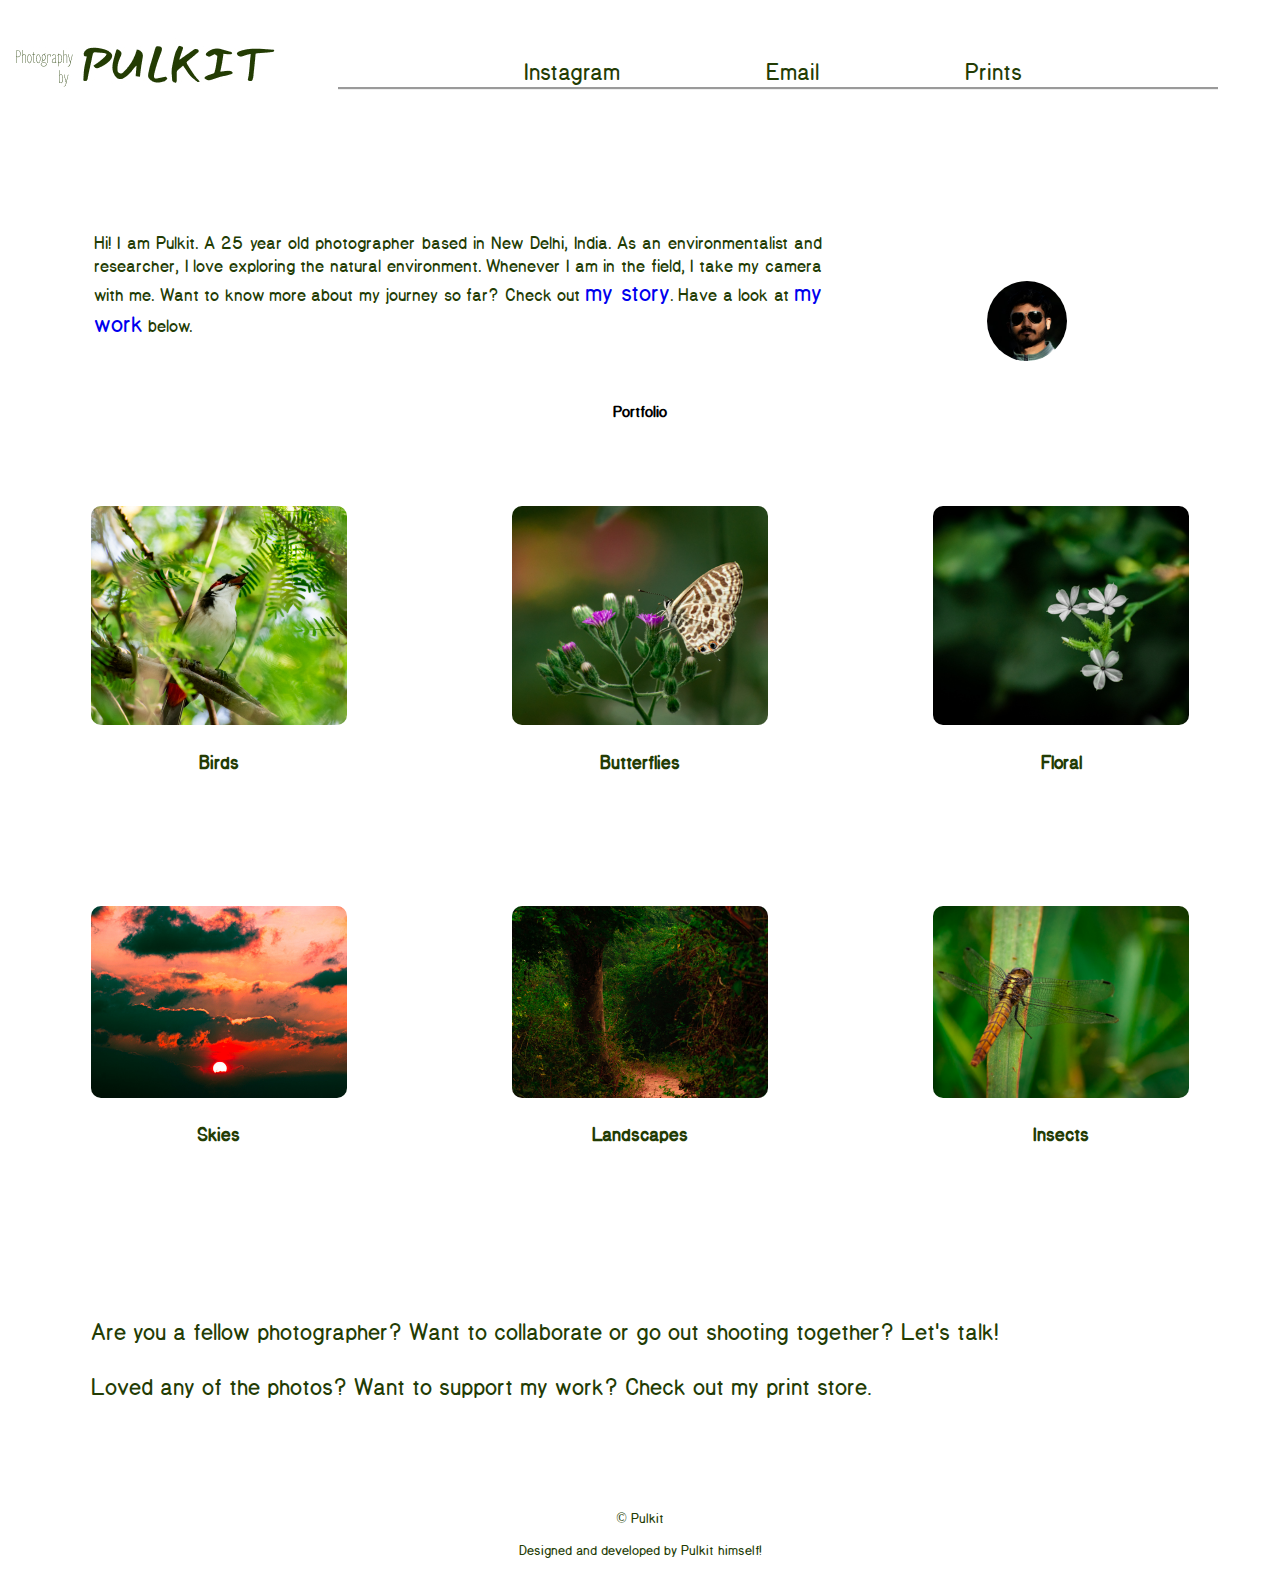
<file: index.html>
<!DOCTYPE html>
<html>
    <head>
        <title> Photography by Pulkit </title>
        <meta charset="UTF-8"/>
        <meta name = 'description' content = 'A personal portfolio of nature photography by a photographer based in India named Pulkit'/>
        <meta name = 'keywords' content = 'photography, nature, birds, butterflies, nikon, portfolio, skies, art, photos' />   
        <meta name = 'robots' content = 'nofollow'/>
        <meta http-equiv= 'author' content = 'Pulkit'/>
        <meta name="viewport" content="width=device-width, initial-scale=1.0">
        <link href='style.css' type = 'text/css' rel="stylesheet" />
        </head>
    <body>
        <header>
            <div id = 'logo'><img src = 'photography_logo.jpg'/></div>
            <nav>
                <ul>
                    <li><a href = 'https://www.instagram.com/onepulkit/' target="_blank">Instagram</a></li>
                    <li><a href = 'mailto: pulkit18rjc@gmail.com' target="_blank">Email</a></li>
                    <li><a href = 'prints/prints.html' target="blank">Prints</a></li>                    
                </ul>  
            </nav>
        
        </header>
        <section id = 'intro'>
            <div id = 'text'>
                <p>
                    Hi! I am Pulkit. A 25 year old photographer based in New Delhi, India. 
                    As an environmentalist and researcher, I love exploring the natural environment. Whenever I am in the field, I take my camera with me.
                    Want to know more about my journey so far? Check out <a href = 'story.html'>my story</a>. Have a look at <a href = '#portfolio' target="blank">my work</a> below.      
                </p>
                
            </div>
            <div id = 'profile_image'>
                <img src = 'pulkit.jpg'/>
            </div>

        </section></body> 
        <h4>Portfolio</h4>
        <section id = 'portfolio'>
            
            <div class = 'category'>
                <a href = 'birds/birds.html'><img src = 'birds_thumbnail.jpg'/></a>
                <h3>Birds</h3>
            </div>
            
            <div class = 'category'>
                <a href = 'butterflies/butterflies.html'><img src = 'butterflies_thumbnail.jpg'/></a>
                <h3>Butterflies</h3>
            </div>

            <div class = 'category'>
                <a href='floral/floral.html'><img src = 'floral_thumbnail.jpg'/></a>
                <h3>Floral</h3>
            </div>

            <div class = 'category'>
               <a href='skies/skies.html'><img src = 'skies_thumbnail.jpg'/></a>
                <h3>Skies</h3>
            </div>

            <div class = 'category'>
                <a href='landscapes/landscapes.html'><img src = 'landscapes_thumbnail.jpg'/></a>
                <h3>Landscapes</h3>
            </div>

            <div class = 'category'>
                <a href='insects/insects.html'><img src = 'insects_thumbnail.jpg'/></a>
                <h3>Insects</h3>
            </div>

        </section>
        <section id = 'outro'>
            <p>Are you a fellow photographer? Want to collaborate or go out shooting together? Let's talk!</p>
            <p>Loved any of the photos? Want to support my work? Check out my print store.</p>
        </section>
        <footer>
           <p>&copy; Pulkit</p>
           <p>Designed and developed by Pulkit himself!</p> 
        </footer>    
    </body>
</html>
</file>
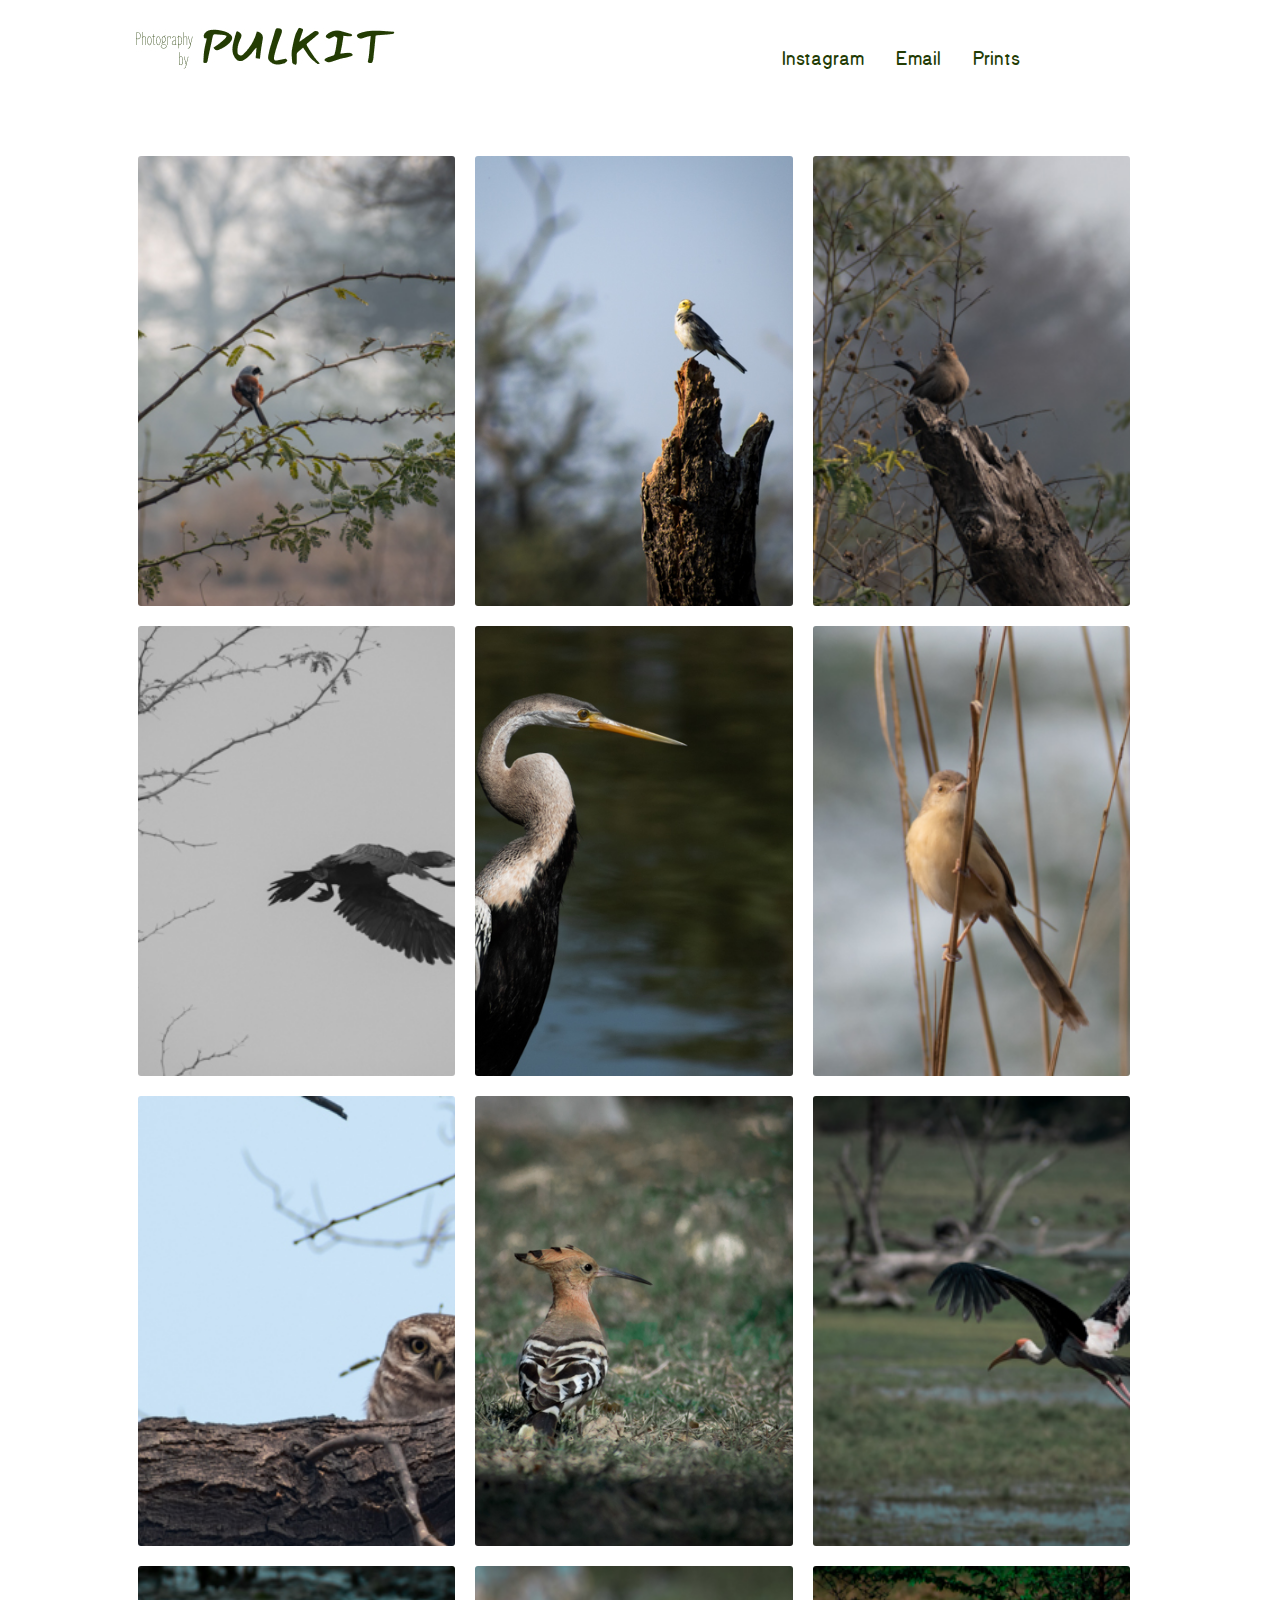
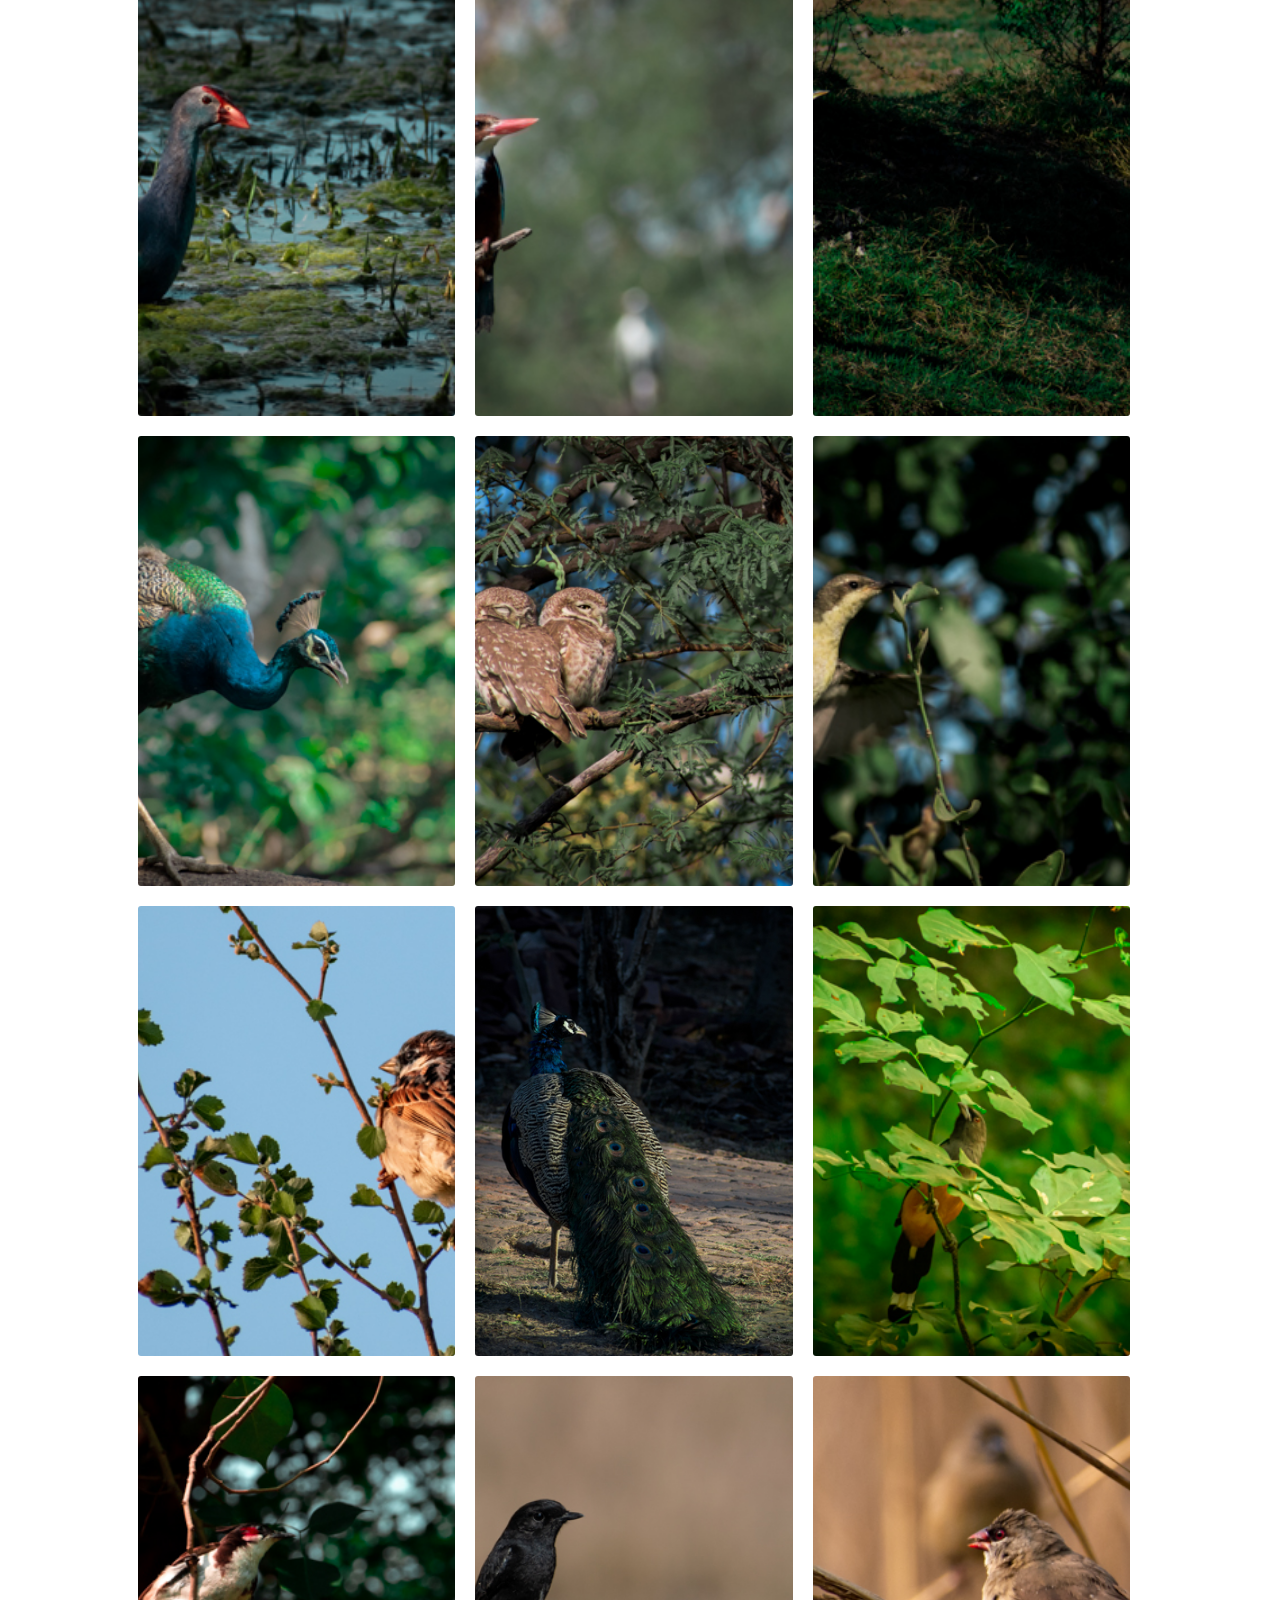
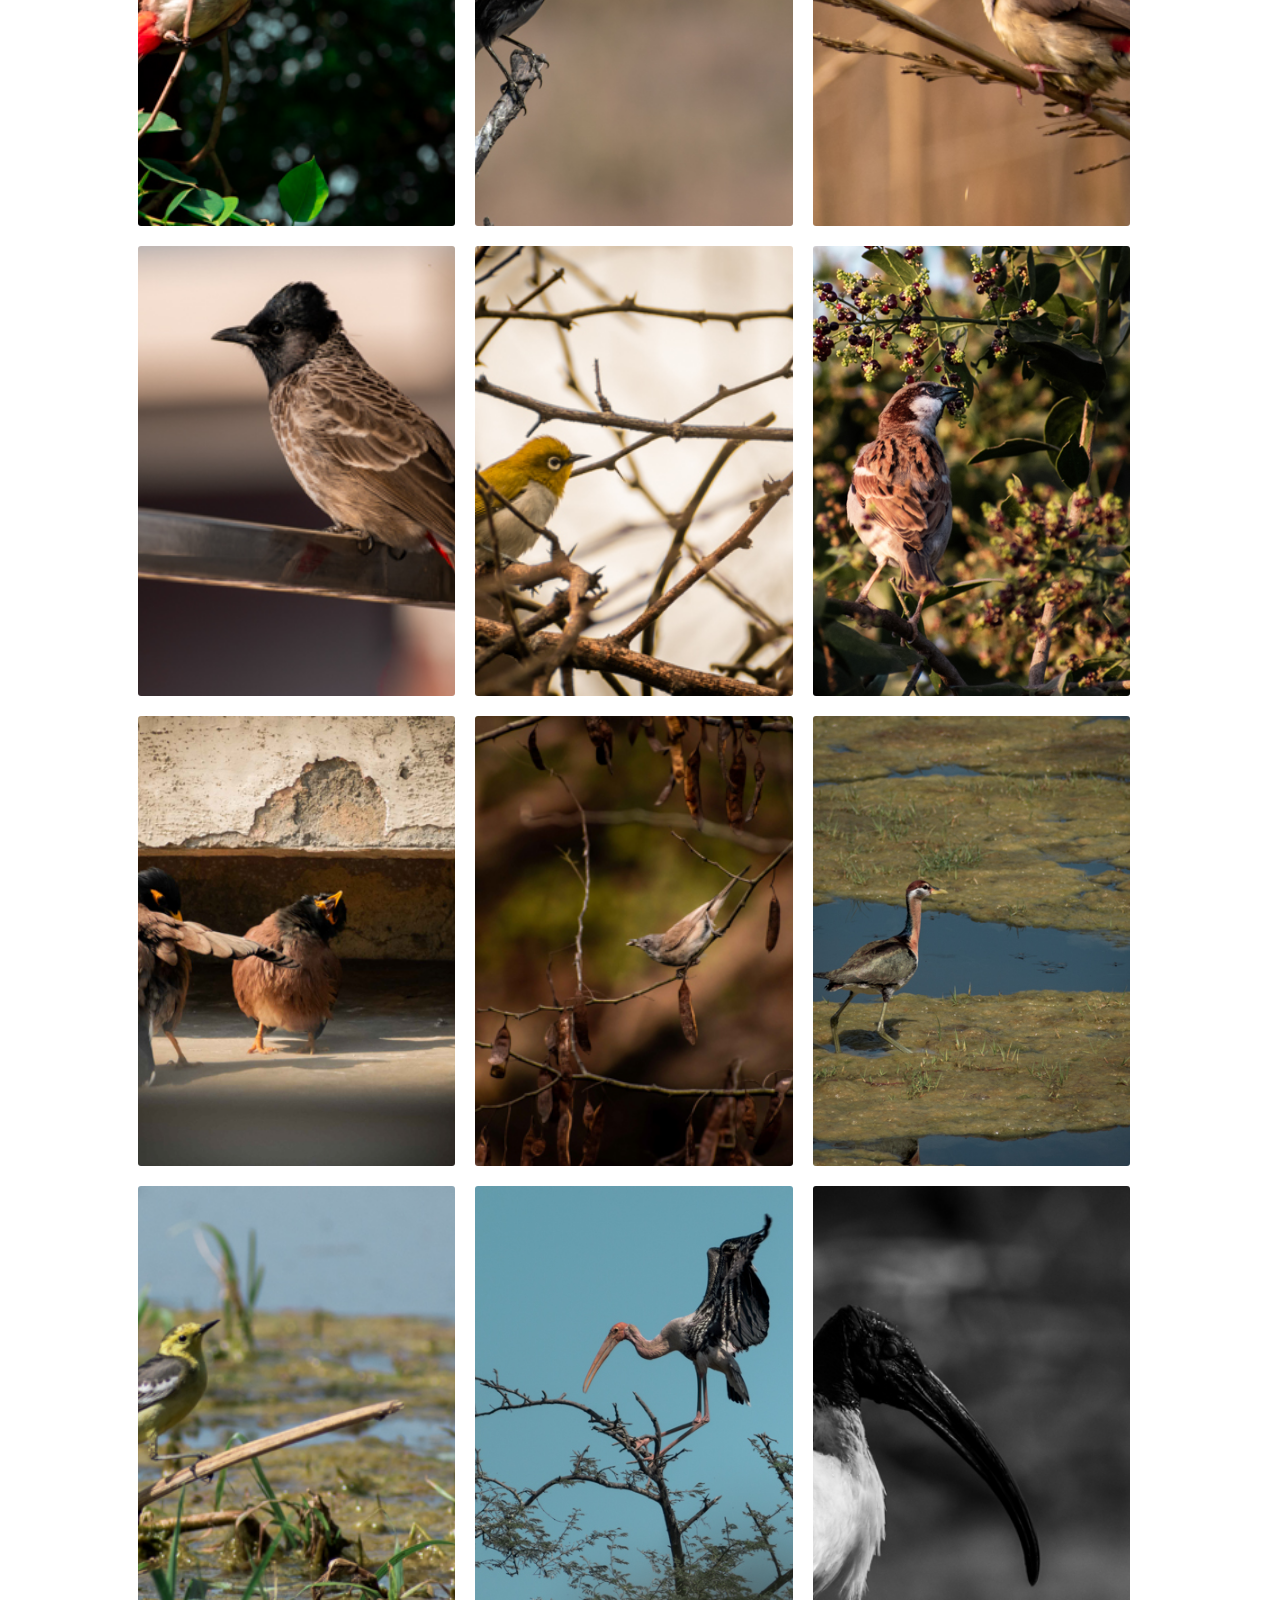
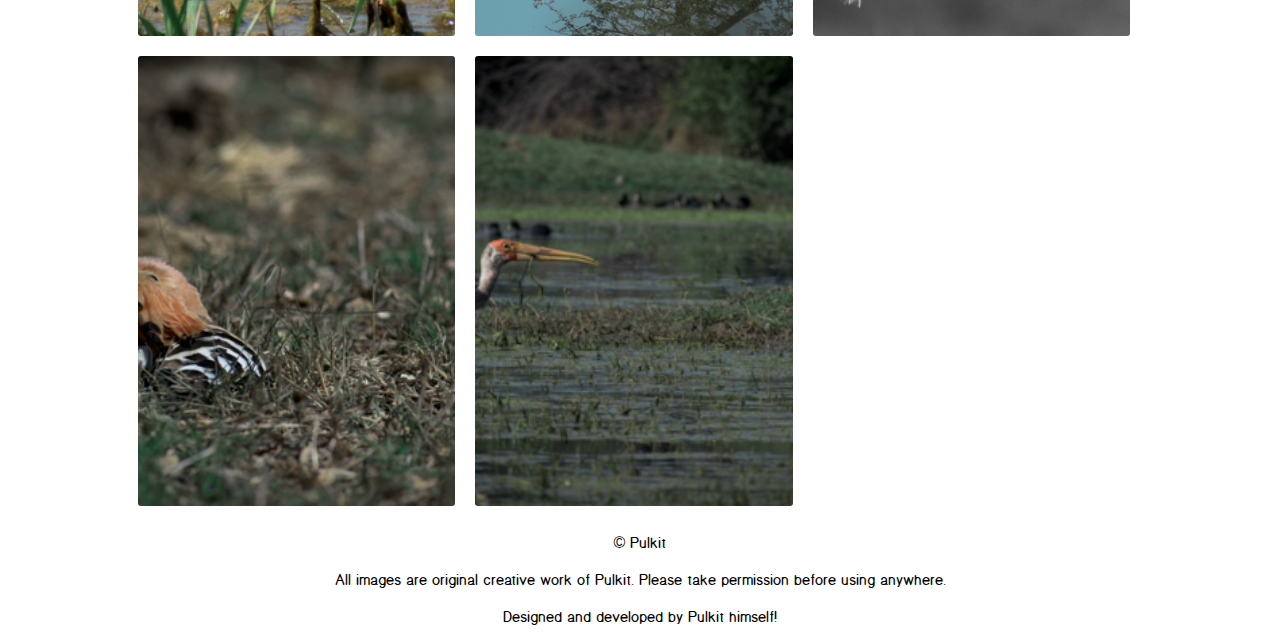
<file: birds/birds.html>
<!DOCTYPE html>
<html>
    <head>
        <title> Birds : Photography by Pulkit </title>
        <meta charset="UTF-8"/>
        <meta name = 'description' content = 'A personal portfolio of nature photography by a photographer based in India named Pulkit'/>
        <meta name = 'keywords' content = 'photography, nature, birds, butterflies, nikon, portfolio, skies, art, photos' />   
        <meta name = 'robots' content = 'nofollow'/>
        <meta http-equiv= 'author' content = 'Pulkit'/>
        <meta name="viewport" content="width=device-width, initial-scale=1.0">
        <link href='birdstyle.css' type = 'text/css' rel="stylesheet" />
    </head>
    <body>
        <header>
            <div id = 'logo'><a href='../index.html'><img src = '../photography_logo.jpg'/></a></div>
            <nav>
                <ul>
                    <li><a href = 'https://www.instagram.com/onepulkit/' target="_blank">Instagram</a></li>
                    <li><a href = 'mailto: pulkit18rjc@gmail.com' target="_blank">Email</a></li>
                    <li><a href = 'prints.html' target="blank">Prints</a></li>                    
                </ul>  
            </nav>
        </header> 
       <section id='images'>    
            <img src='images/Bay_backed_shrike.jpg'>
            <img src='images/citrine_wagtail2.jpg'>
            <img src='images/Indian_robin.jpg'>
            <img src='images/Little_cormorant.jpg'>
            <img src='images/oriental_darter.jpg'>
            <img src='images/plain_prinia.jpg'>
            <img src='images/Spotted_owlet.jpg'>
            <img src='images/hoope.jpg'>
            <img src='images/Painted_stork.jpg'>
            <img src='images/grey_swamphen.jpg'>
            <img src='images/wt_kingf.jpg'>
            <img src='images/purple_heron.jpg'>
            <img src='images/peafowl2.jpg'>
            <img src='images/spottedowlet2.jpg'>
            <img src='images/Sunbird.jpg'>
            <img src='images/sparrow2.jpg'>
            <img src='images/peafowl.jpg'>
            <img src='images/roufus_treepie.jpg'>
            <img src='images/redwhiskerbulbul.jpg'>
            <img src='images/piedbushchat.jpg'>
            <img src='images/red_avadavat.jpg'>
            <img src='images/redventedbulbul.jpg'>
            <img src='images/Oriental_whiteye.jpg'>
            <img src='images/sparrow.jpg'>
            <img src='images/myna.jpg'>
            <img src='images/lesser_whitethroat.jpg'>
            <img src='images/bronze_jacana.jpg'>
            <img src='images/citrine_wagtail.jpg'>
            <img src='images/painted_stork_2.jpg'>
            <img src='images/blackheaded_ibis.jpg'>
            <img src='images/hoope2.jpg'>
            <img src='images/painted_Stork3.jpg'>   
    </section>
        <footer>
            <p>&copy; Pulkit</p>
            <p>All images are original creative work of Pulkit. Please take permission before using anywhere.</p>
            <p>Designed and developed by Pulkit himself!</p> 
        </footer>    
    </body>
</html>
</file>
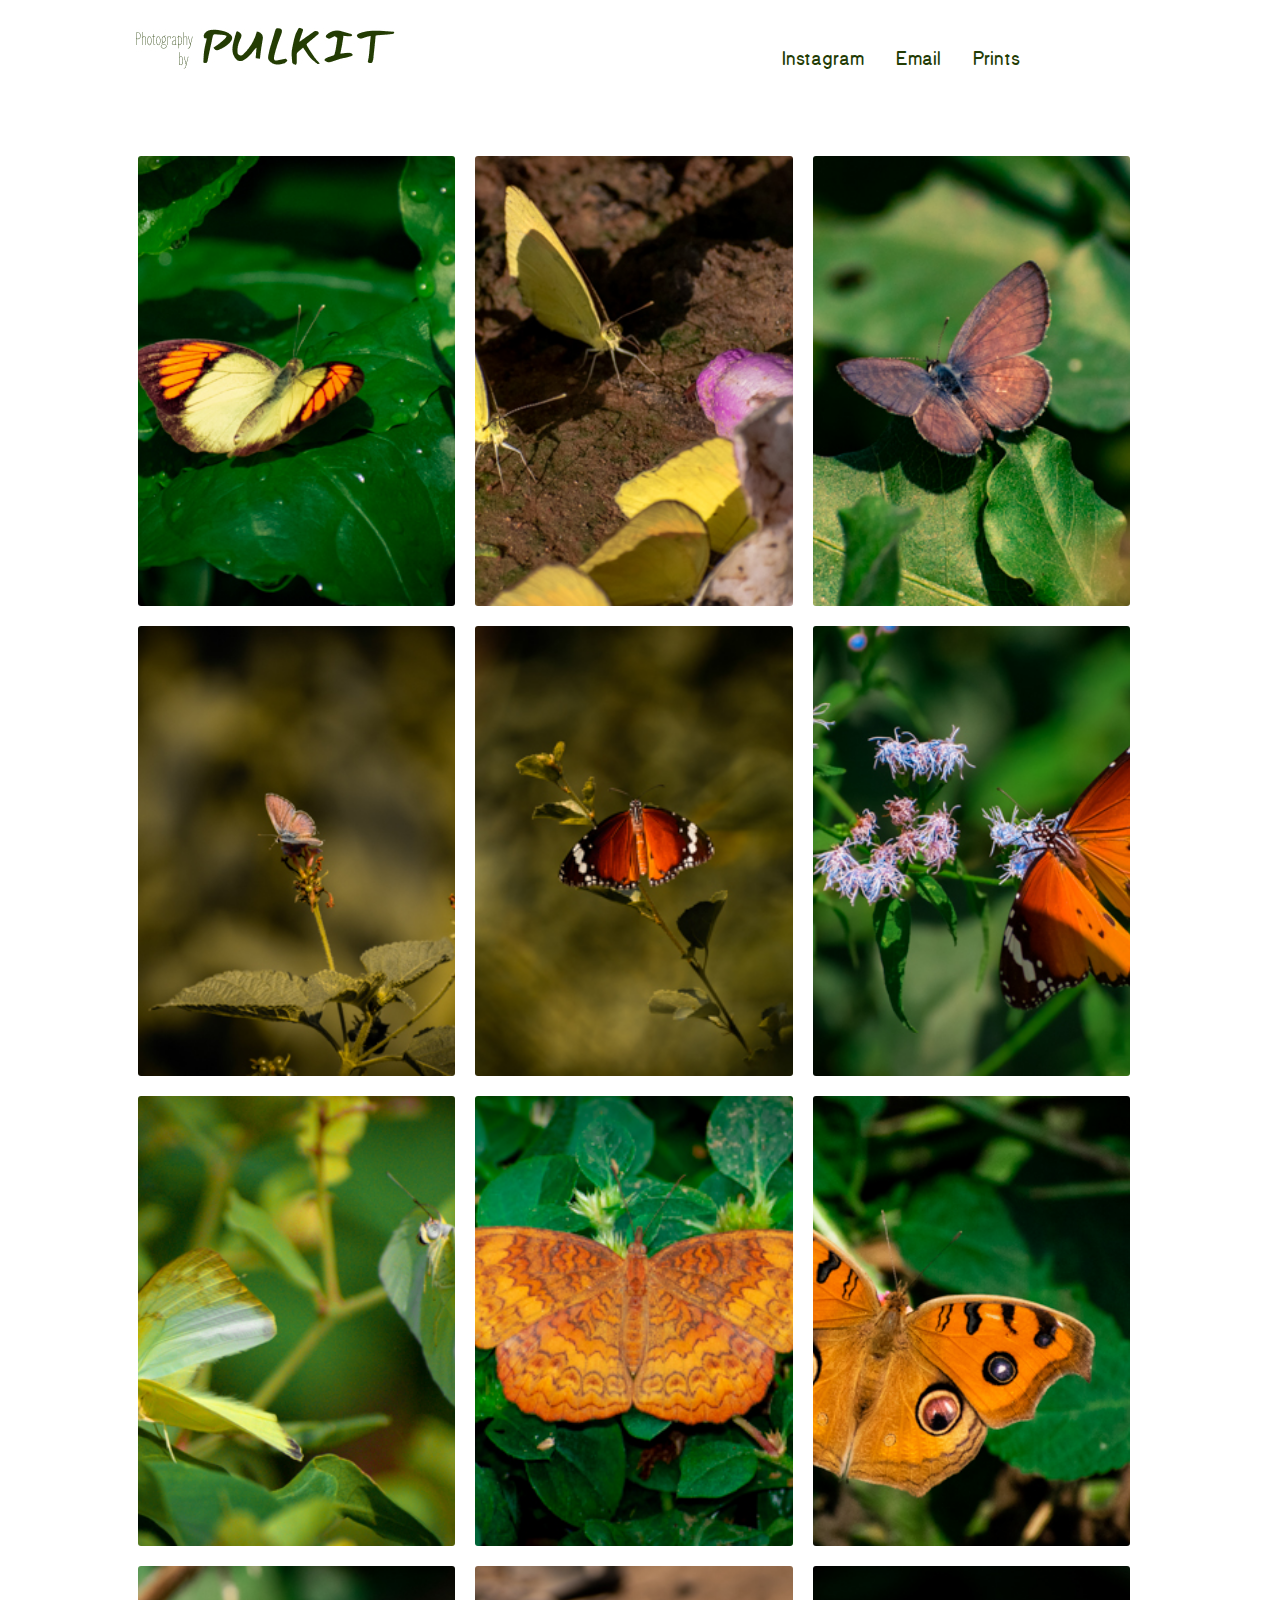
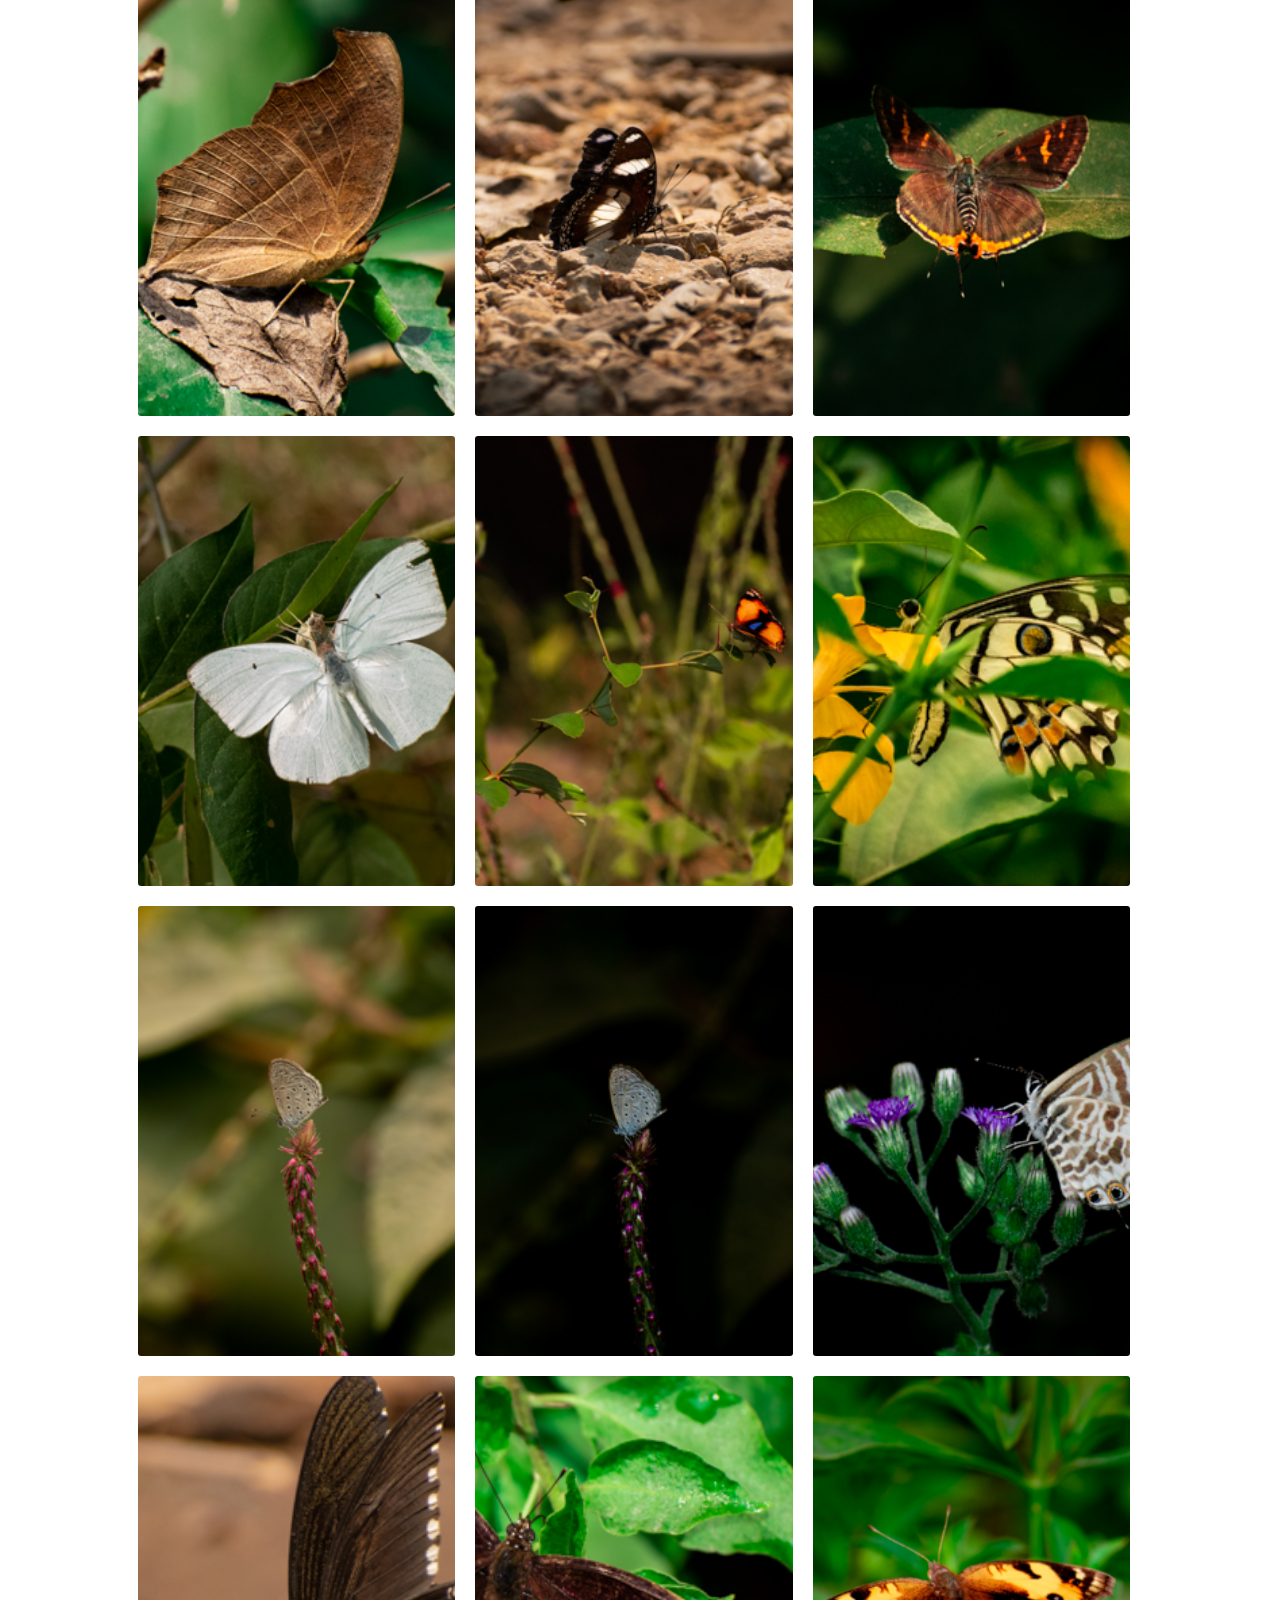
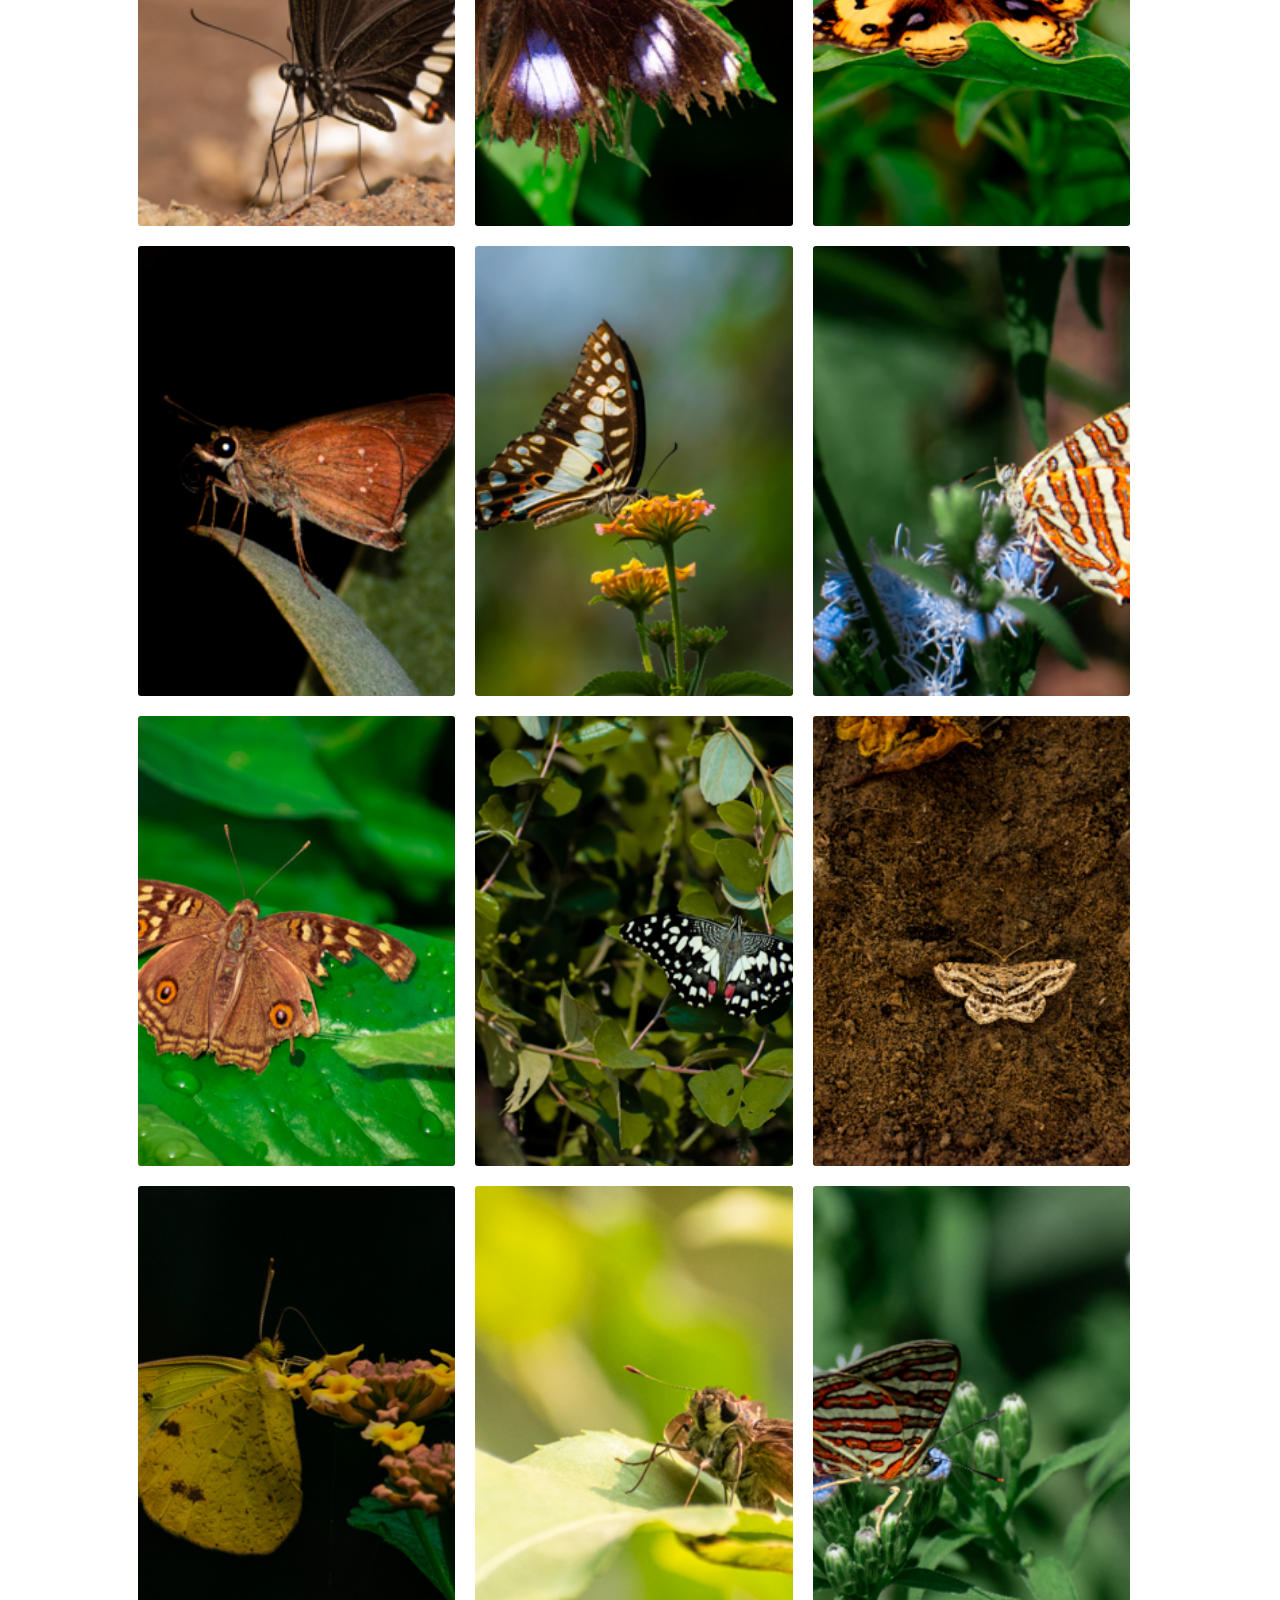
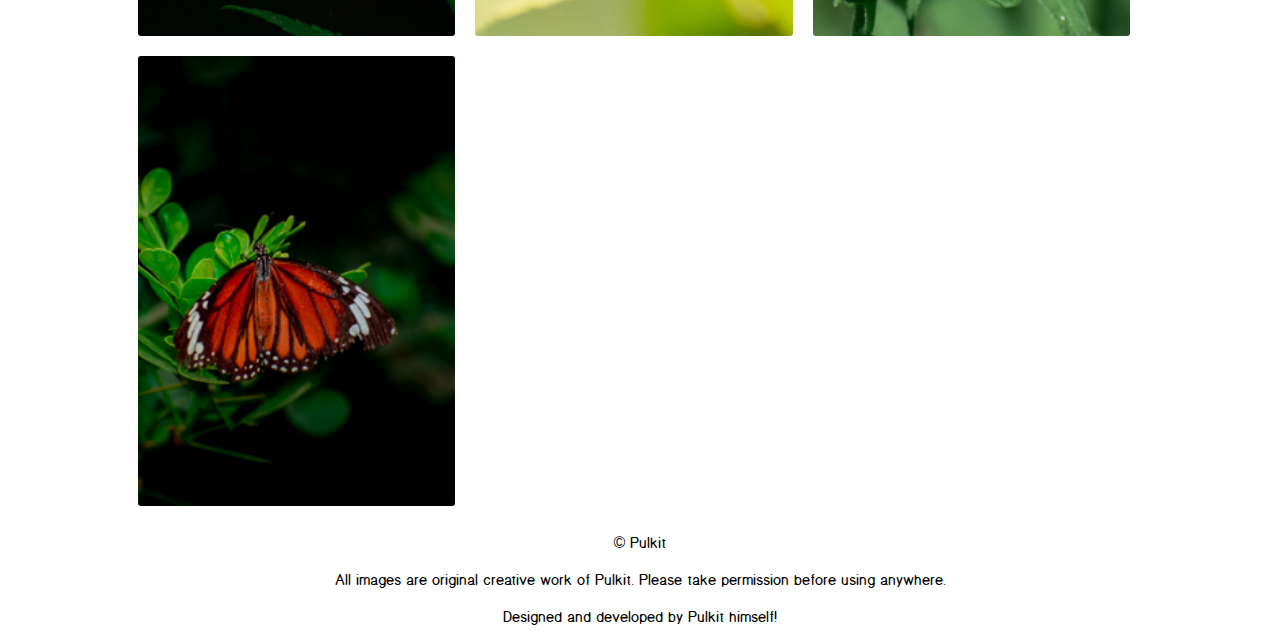
<file: butterflies/butterflies.html>
<!DOCTYPE html>
<html>
    <head>
        <title> Birds : Photography by Pulkit </title>
        <meta charset="UTF-8"/>
        <meta name = 'description' content = 'A personal portfolio of nature photography by a photographer based in India named Pulkit'/>
        <meta name = 'keywords' content = 'photography, nature, birds, butterflies, nikon, portfolio, skies, art, photos' />   
        <meta name = 'robots' content = 'nofollow'/>
        <meta http-equiv= 'author' content = 'Pulkit'/>
        <meta name="viewport" content="width=device-width, initial-scale=1.0">
        <link href='../birds/birdstyle.css' type = 'text/css' rel="stylesheet" />
    </head>
    <body>
        <header>
            <div id = 'logo'><a href='../index.html'><img src = '../photography_logo.jpg'/></a></div>
            <nav>
                <ul>
                    <li><a href = 'https://www.instagram.com/onepulkit/' target="_blank">Instagram</a></li>
                    <li><a href = 'mailto: pulkit18rjc@gmail.com' target="_blank">Email</a></li>
                    <li><a href = 'prints.html' target="blank">Prints</a></li>                    
                </ul>  
            </nav>
        </header> 
       <section id='images'>    
            <img src='images/DSC0069.jpg'>
            <img src='images/DSC0111.jpg'>
            <img src='images/DSC0465.jpg'>
            <img src='images/DSC0477.jpg'>
            <img src='images/DSC0488.jpg'>
            <img src='images/DSC0610.jpg'>
            <img src='images/butterfly8.jpg'>
            <img src='images/common_Castor.jpg'>
            <img src='images/DSC_0343.jpg'>
            <img src='images/DSC_0354.jpg'>
            <img src='images/DSC_0360.jpg'>
            <img src='images/DSC_0362.jpg'>
            <img src='images/DSC_0383.jpg'>
            <img src='images/DSC_0396.jpg'>
            <img src='images/lime2.jpg'>
            <img src='images/DSC_0437.jpg'>
            <img src='images/DSC_0438.jpg'>
            <img src='images/DSC_0461.jpg'>
            <img src='images/DSC_0470.jpg'>
            <img src='images/DSC_0481.jpg'>
            <img src='images/DSC_0522.jpg'>
            <img src='images/DSC_0633.jpg'>
            <img src='images/Himalayan_jay.jpg'>
            <img src='images/indian_silverline.jpg'>
            <img src='images/Lemon_pansy.jpg'>
            <img src='images/lime.jpg'>
            <img src='images/moth.jpg'>
            <img src='images/Nature_Portrait.jpg'>
            <img src='images/rice_swift.jpg'>
            <img src='images/silverline_2.jpg'>
            <img src='images/striped_tiger2.jpg'>  
    </section>
        <footer>
            <p>&copy; Pulkit</p>
            <p>All images are original creative work of Pulkit. Please take permission before using anywhere.</p>
            <p>Designed and developed by Pulkit himself!</p> 
        </footer>    
    </body>
</html>
</file>
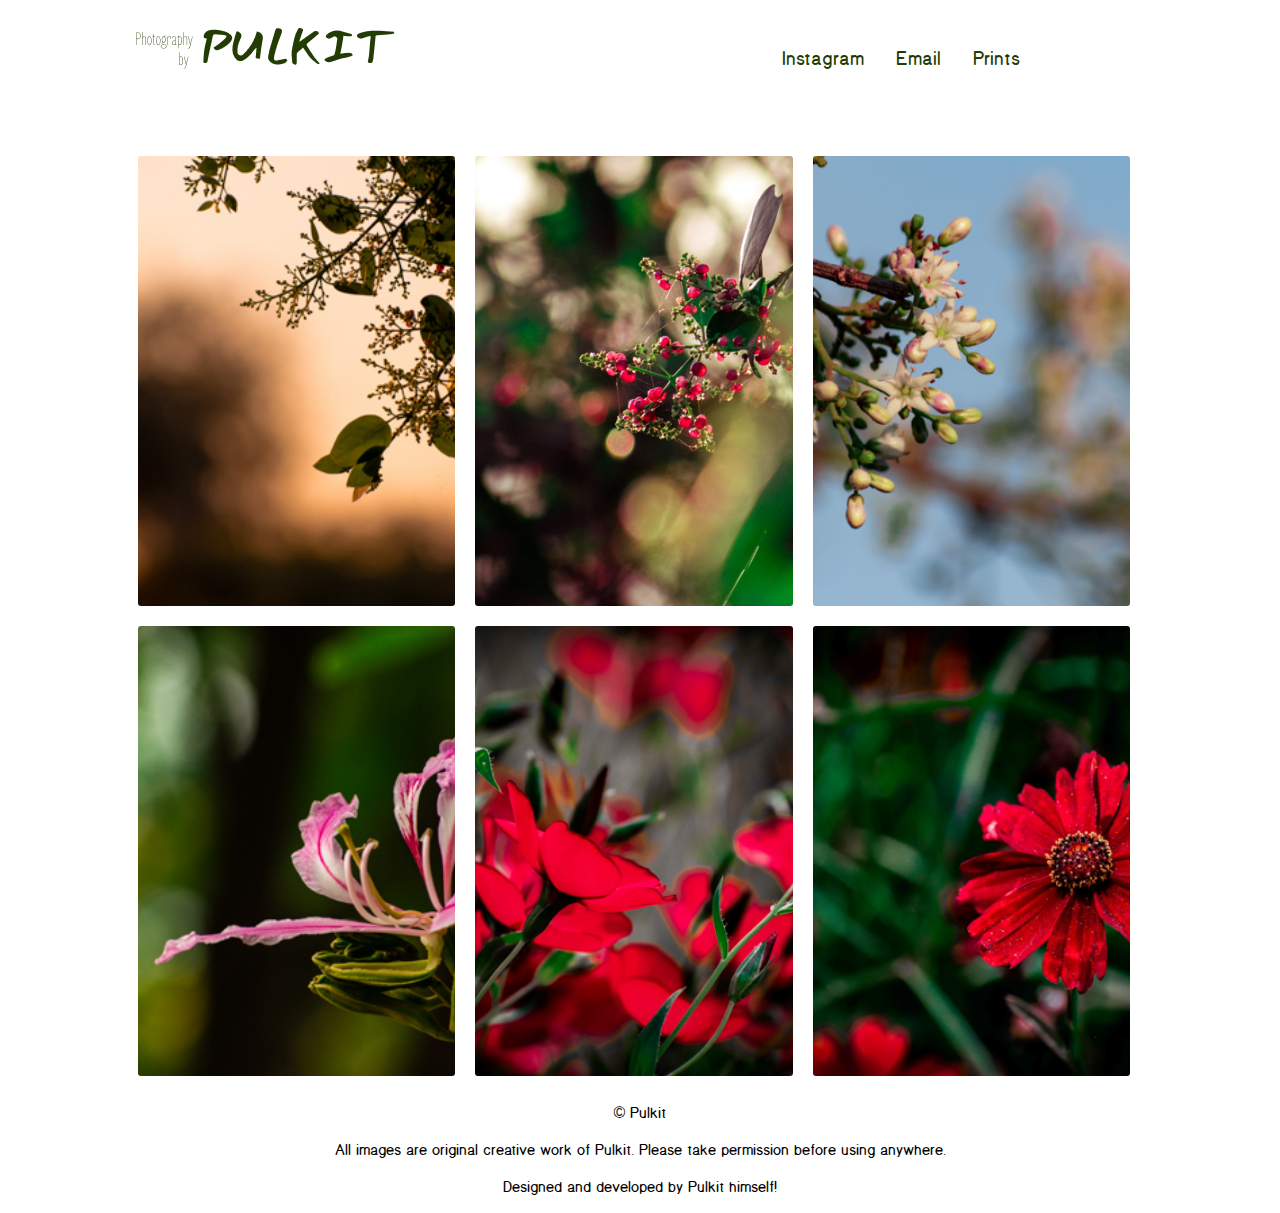
<file: floral/floral.html>
<!DOCTYPE html>
<html>
    <head>
        <title> Birds : Photography by Pulkit </title>
        <meta charset="UTF-8"/>
        <meta name = 'description' content = 'A personal portfolio of nature photography by a photographer based in India named Pulkit'/>
        <meta name = 'keywords' content = 'photography, nature, birds, butterflies, nikon, portfolio, skies, art, photos' />   
        <meta name = 'robots' content = 'nofollow'/>
        <meta http-equiv= 'author' content = 'Pulkit'/>
        <meta name="viewport" content="width=device-width, initial-scale=1.0">
        <link href='../birds/birdstyle.css' type = 'text/css' rel="stylesheet" />
    </head>
    <body>
        <header>
            <div id = 'logo'><a href='../index.html'><img src = '../photography_logo.jpg'/></a></div>
            <nav>
                <ul>
                    <li><a href = 'https://www.instagram.com/onepulkit/' target="_blank">Instagram</a></li>
                    <li><a href = 'mailto: pulkit18rjc@gmail.com' target="_blank">Email</a></li>
                    <li><a href = 'prints.html' target="blank">Prints</a></li>                    
                </ul>  
            </nav>
        </header> 
       <section id='images'>    
            <img src='images/DSC1047.jpg'>
            <img src='images/DSC1140.jpg'>
            <img src='images/DSC1148.jpg'>
            <img src='images/Bahaunia.jpg'>
            <img src='images/Floral_Vibrance.jpg'>
            <img src='images/Garden_beauty.jpg'>
    </section>
        <footer>
            <p>&copy; Pulkit</p>
            <p>All images are original creative work of Pulkit. Please take permission before using anywhere.</p>
            <p>Designed and developed by Pulkit himself!</p> 
        </footer>    
    </body>
</html>
</file>
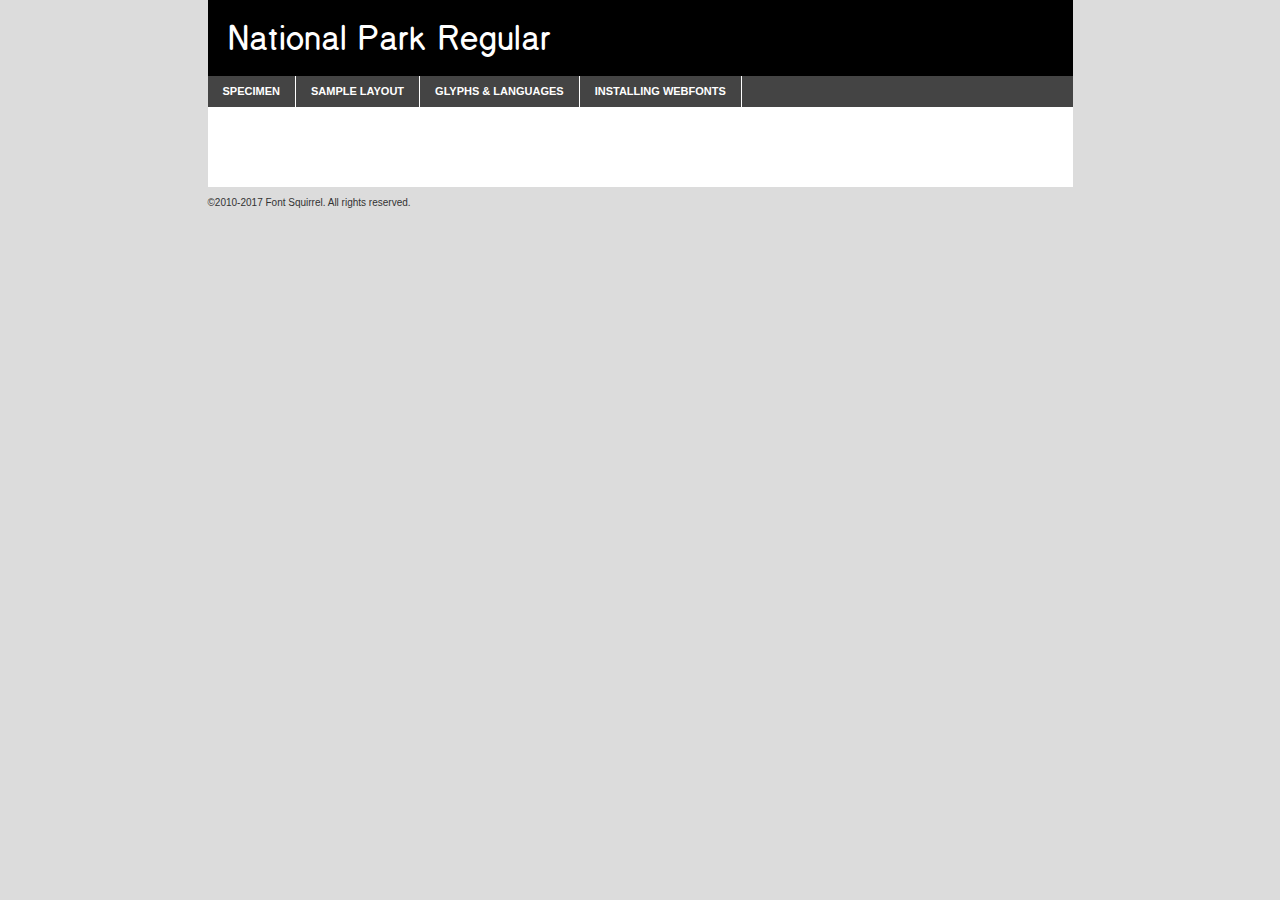
<file: font/nationalpark-regular-demo.html>
<!DOCTYPE html PUBLIC "-//W3C//DTD XHTML 1.0 Transitional//EN"
	"http://www.w3.org/TR/xhtml1/DTD/xhtml1-transitional.dtd">

<html xmlns="http://www.w3.org/1999/xhtml" xml:lang="en" lang="en">
<head>
	<meta http-equiv="Content-Type" content="text/html; charset=utf-8" />
	<script src="http://ajax.googleapis.com/ajax/libs/jquery/1.7.2/jquery.min.js" type="text/javascript" charset="utf-8"></script>
	<script type="text/javascript">
	(function($){$.fn.easyTabs=function(option){var param=jQuery.extend({fadeSpeed:"fast",defaultContent:1,activeClass:'active'},option);$(this).each(function(){var thisId="#"+this.id;if(param.defaultContent==''){param.defaultContent=1;}
	if(typeof param.defaultContent=="number")
	{var defaultTab=$(thisId+" .tabs li:eq("+(param.defaultContent-1)+") a").attr('href').substr(1);}else{var defaultTab=param.defaultContent;}
	$(thisId+" .tabs li a").each(function(){var tabToHide=$(this).attr('href').substr(1);$("#"+tabToHide).addClass('easytabs-tab-content');});hideAll();changeContent(defaultTab);function hideAll(){$(thisId+" .easytabs-tab-content").hide();}
	function changeContent(tabId){hideAll();$(thisId+" .tabs li").removeClass(param.activeClass);$(thisId+" .tabs li a[href=#"+tabId+"]").closest('li').addClass(param.activeClass);if(param.fadeSpeed!="none")
	{$(thisId+" #"+tabId).fadeIn(param.fadeSpeed);}else{$(thisId+" #"+tabId).show();}}
	$(thisId+" .tabs li").click(function(){var tabId=$(this).find('a').attr('href').substr(1);changeContent(tabId);return false;});});}})(jQuery);
	</script>
	<link rel="stylesheet" href="specimen_files/specimen_stylesheet.css" type="text/css" charset="utf-8" />
	<link rel="stylesheet" href="stylesheet.css" type="text/css" charset="utf-8" />

	<style type="text/css">
					body{
				font-family: 'national_parkregular';
							}
		</style>

	<title>National Park Regular Specimen</title>
	
	
	<script type="text/javascript" charset="utf-8">
		$(document).ready(function() {
			$('#container').easyTabs({defaultContent:1});
		});
	</script>
</head>

<body>
<div id="container">
	<div id="header">
		National Park Regular	</div>
	<ul class="tabs">
		<li><a href="#specimen">Specimen</a></li>
		<li><a href="#layout">Sample Layout</a></li>
				<li><a href="#glyphs">Glyphs &amp; Languages</a></li>
		<li><a href="#installing">Installing Webfonts</a></li>
		
	</ul>
	
	<div id="main_content">

		
			<div id="specimen">
		
				<div class="section">
					<div class="grid12 firstcol">
						<div class="huge">AaBb</div>
					</div>
				</div>
		
				<div class="section">
					<div class="glyph_range">A&#x200B;B&#x200b;C&#x200b;D&#x200b;E&#x200b;F&#x200b;G&#x200b;H&#x200b;I&#x200b;J&#x200b;K&#x200b;L&#x200b;M&#x200b;N&#x200b;O&#x200b;P&#x200b;Q&#x200b;R&#x200b;S&#x200b;T&#x200b;U&#x200b;V&#x200b;W&#x200b;X&#x200b;Y&#x200b;Z&#x200b;a&#x200b;b&#x200b;c&#x200b;d&#x200b;e&#x200b;f&#x200b;g&#x200b;h&#x200b;i&#x200b;j&#x200b;k&#x200b;l&#x200b;m&#x200b;n&#x200b;o&#x200b;p&#x200b;q&#x200b;r&#x200b;s&#x200b;t&#x200b;u&#x200b;v&#x200b;w&#x200b;x&#x200b;y&#x200b;z&#x200b;1&#x200b;2&#x200b;3&#x200b;4&#x200b;5&#x200b;6&#x200b;7&#x200b;8&#x200b;9&#x200b;0&#x200b;&amp;&#x200b;.&#x200b;,&#x200b;?&#x200b;!&#x200b;&#64;&#x200b;(&#x200b;)&#x200b;#&#x200b;$&#x200b;%&#x200b;*&#x200b;+&#x200b;-&#x200b;=&#x200b;:&#x200b;;</div>
				</div>
				<div class="section">
					<div class="grid12 firstcol">
						<table class="sample_table">
							<tr><td>10</td><td class="size10">abcdefghijklmnopqrstuvwxyzABCDEFGHIJKLMNOPQRSTUVWXYZ0123456789abcdefghijklmnopqrstuvwxyzABCDEFGHIJKLMNOPQRSTUVWXYZ0123456789abcdefghijklmnopqrstuvwxyzABCDEFGHIJKLMNOPQRSTUVWXYZ</td></tr>
							<tr><td>11</td><td class="size11">abcdefghijklmnopqrstuvwxyzABCDEFGHIJKLMNOPQRSTUVWXYZ0123456789abcdefghijklmnopqrstuvwxyzABCDEFGHIJKLMNOPQRSTUVWXYZ0123456789abcdefghijklmnopqrstuvwxyzABCDEFGHIJKLMNOPQRSTUVWXYZ</td></tr>
							<tr><td>12</td><td class="size12">abcdefghijklmnopqrstuvwxyzABCDEFGHIJKLMNOPQRSTUVWXYZ0123456789abcdefghijklmnopqrstuvwxyzABCDEFGHIJKLMNOPQRSTUVWXYZ0123456789abcdefghijklmnopqrstuvwxyzABCDEFGHIJKLMNOPQRSTUVWXYZ</td></tr>
							<tr><td>13</td><td class="size13">abcdefghijklmnopqrstuvwxyzABCDEFGHIJKLMNOPQRSTUVWXYZ0123456789abcdefghijklmnopqrstuvwxyzABCDEFGHIJKLMNOPQRSTUVWXYZ0123456789abcdefghijklmnopqrstuvwxyzABCDEFGHIJKLMNOPQRSTUVWXYZ</td></tr>
							<tr><td>14</td><td class="size14">abcdefghijklmnopqrstuvwxyzABCDEFGHIJKLMNOPQRSTUVWXYZ0123456789abcdefghijklmnopqrstuvwxyzABCDEFGHIJKLMNOPQRSTUVWXYZ0123456789abcdefghijklmnopqrstuvwxyzABCDEFGHIJKLMNOPQRSTUVWXYZ</td></tr>
							<tr><td>16</td><td class="size16">abcdefghijklmnopqrstuvwxyzABCDEFGHIJKLMNOPQRSTUVWXYZ0123456789abcdefghijklmnopqrstuvwxyzABCDEFGHIJKLMNOPQRSTUVWXYZ</td></tr>
							<tr><td>18</td><td class="size18">abcdefghijklmnopqrstuvwxyzABCDEFGHIJKLMNOPQRSTUVWXYZ0123456789abcdefghijklmnopqrstuvwxyzABCDEFGHIJKLMNOPQRSTUVWXYZ</td></tr>
							<tr><td>20</td><td class="size20">abcdefghijklmnopqrstuvwxyzABCDEFGHIJKLMNOPQRSTUVWXYZ0123456789abcdefghijklmnopqrstuvwxyzABCDEFGHIJKLMNOPQRSTUVWXYZ</td></tr>
							<tr><td>24</td><td class="size24">abcdefghijklmnopqrstuvwxyzABCDEFGHIJKLMNOPQRSTUVWXYZ0123456789abcdefghijklmnopqrstuvwxyzABCDEFGHIJKLMNOPQRSTUVWXYZ</td></tr>
							<tr><td>30</td><td class="size30">abcdefghijklmnopqrstuvwxyzABCDEFGHIJKLMNOPQRSTUVWXYZ0123456789abcdefghijklmnopqrstuvwxyzABCDEFGHIJKLMNOPQRSTUVWXYZ</td></tr>
							<tr><td>36</td><td class="size36">abcdefghijklmnopqrstuvwxyzABCDEFGHIJKLMNOPQRSTUVWXYZ0123456789abcdefghijklmnopqrstuvwxyzABCDEFGHIJKLMNOPQRSTUVWXYZ</td></tr>
							<tr><td>48</td><td class="size48">abcdefghijklmnopqrstuvwxyzABCDEFGHIJKLMNOPQRSTUVWXYZ0123456789abcdefghijklmnopqrstuvwxyzABCDEFGHIJKLMNOPQRSTUVWXYZ</td></tr>
							<tr><td>60</td><td class="size60">abcdefghijklmnopqrstuvwxyzABCDEFGHIJKLMNOPQRSTUVWXYZ0123456789abcdefghijklmnopqrstuvwxyzABCDEFGHIJKLMNOPQRSTUVWXYZ</td></tr>
							<tr><td>72</td><td class="size72">abcdefghijklmnopqrstuvwxyzABCDEFGHIJKLMNOPQRSTUVWXYZ0123456789abcdefghijklmnopqrstuvwxyzABCDEFGHIJKLMNOPQRSTUVWXYZ</td></tr>
							<tr><td>90</td><td class="size90">abcdefghijklmnopqrstuvwxyzABCDEFGHIJKLMNOPQRSTUVWXYZ0123456789abcdefghijklmnopqrstuvwxyzABCDEFGHIJKLMNOPQRSTUVWXYZ</td></tr>
						</table>
				
					</div>
			
				</div>
		
		
		
								<div class="section" id="bodycomparison">


										<div id="xheight">
				<div class="fontbody">&#x25FC;&#x25FC;&#x25FC;&#x25FC;&#x25FC;&#x25FC;&#x25FC;&#x25FC;&#x25FC;&#x25FC;&#x25FC;&#x25FC;&#x25FC;&#x25FC;&#x25FC;&#x25FC;&#x25FC;&#x25FC;&#x25FC;&#x25FC;&#x25FC;&#x25FC;&#x25FC;&#x25FC;&#x25FC;&#x25FC;&#x25FC;&#x25FC;&#x25FC;&#x25FC;&#x25FC;&#x25FC;&#x25FC;&#x25FC;&#x25FC;&#x25FC;&#x25FC;&#x25FC;&#x25FC;&#x25FC;&#x25FC;&#x25FC;&#x25FC;&#x25FC;&#x25FC;&#x25FC;&#x25FC;&#x25FC;&#x25FC;&#x25FC;&#x25FC;&#x25FC;&#x25FC;&#x25FC;&#x25FC;&#x25FC;&#x25FC;&#x25FC;&#x25FC;&#x25FC;&#x25FC;&#x25FC;&#x25FC;&#x25FC;&#x25FC;&#x25FC;&#x25FC;&#x25FC;&#x25FC;&#x25FC;&#x25FC;&#x25FC;&#x25FC;&#x25FC;&#x25FC;&#x25FC;&#x25FC;&#x25FC;&#x25FC;&#x25FC;&#x25FC;&#x25FC;&#x25FC;&#x25FC;&#x25FC;&#x25FC;&#x25FC;&#x25FC;&#x25FC;&#x25FC;&#x25FC;&#x25FC;&#x25FC;&#x25FC;&#x25FC;&#x25FC;&#x25FC;&#x25FC;&#x25FC;body</div><div class="arialbody">body</div><div class="verdanabody">body</div><div class="georgiabody">body</div></div>
										<div class="fontbody" style="z-index:1">
											body<span>National Park Regular</span>
										</div>
										<div class="arialbody" style="z-index:1">
											body<span>Arial</span>
										</div>
										<div class="verdanabody" style="z-index:1">
											body<span>Verdana</span>
										</div>
										<div class="georgiabody" style="z-index:1">
											body<span>Georgia</span>
										</div>



								</div>
		
		
				<div class="section psample psample_row1" id="">
					
					<div class="grid2 firstcol">
						<p class="size10"><span>10.</span>Aenean lacinia bibendum nulla sed consectetur. Fusce dapibus, tellus ac cursus commodo, tortor mauris condimentum nibh, ut fermentum massa justo sit amet risus. Nullam id dolor id nibh ultricies vehicula ut id elit. Cum sociis natoque penatibus et magnis dis parturient montes, nascetur ridiculus mus. Nulla vitae elit libero, a pharetra augue.</p>
			
					</div>
					<div class="grid3">
						<p class="size11"><span>11.</span>Aenean lacinia bibendum nulla sed consectetur. Fusce dapibus, tellus ac cursus commodo, tortor mauris condimentum nibh, ut fermentum massa justo sit amet risus. Nullam id dolor id nibh ultricies vehicula ut id elit. Cum sociis natoque penatibus et magnis dis parturient montes, nascetur ridiculus mus. Nulla vitae elit libero, a pharetra augue.</p>
			
					</div>
					<div class="grid3">
						<p class="size12"><span>12.</span>Aenean lacinia bibendum nulla sed consectetur. Fusce dapibus, tellus ac cursus commodo, tortor mauris condimentum nibh, ut fermentum massa justo sit amet risus. Nullam id dolor id nibh ultricies vehicula ut id elit. Cum sociis natoque penatibus et magnis dis parturient montes, nascetur ridiculus mus. Nulla vitae elit libero, a pharetra augue.</p>
			
					</div>
					<div class="grid4">
						<p class="size13"><span>13.</span>Aenean lacinia bibendum nulla sed consectetur. Fusce dapibus, tellus ac cursus commodo, tortor mauris condimentum nibh, ut fermentum massa justo sit amet risus. Nullam id dolor id nibh ultricies vehicula ut id elit. Cum sociis natoque penatibus et magnis dis parturient montes, nascetur ridiculus mus. Nulla vitae elit libero, a pharetra augue.</p>
			
					</div>
					<div class="white_blend"></div>
					
				</div>
				<div class="section psample psample_row2" id="">
					<div class="grid3 firstcol">
						<p class="size14"><span>14.</span>Aenean lacinia bibendum nulla sed consectetur. Fusce dapibus, tellus ac cursus commodo, tortor mauris condimentum nibh, ut fermentum massa justo sit amet risus. Nullam id dolor id nibh ultricies vehicula ut id elit. Cum sociis natoque penatibus et magnis dis parturient montes, nascetur ridiculus mus. Nulla vitae elit libero, a pharetra augue.</p>
			
					</div>
					<div class="grid4">
						<p class="size16"><span>16.</span>Aenean lacinia bibendum nulla sed consectetur. Fusce dapibus, tellus ac cursus commodo, tortor mauris condimentum nibh, ut fermentum massa justo sit amet risus. Nullam id dolor id nibh ultricies vehicula ut id elit. Cum sociis natoque penatibus et magnis dis parturient montes, nascetur ridiculus mus. Nulla vitae elit libero, a pharetra augue.</p>
			
					</div>
					<div class="grid5">
						<p class="size18"><span>18.</span>Aenean lacinia bibendum nulla sed consectetur. Fusce dapibus, tellus ac cursus commodo, tortor mauris condimentum nibh, ut fermentum massa justo sit amet risus. Nullam id dolor id nibh ultricies vehicula ut id elit. Cum sociis natoque penatibus et magnis dis parturient montes, nascetur ridiculus mus. Nulla vitae elit libero, a pharetra augue.</p>
			
					</div>

					<div class="white_blend"></div>

				</div>
				
				<div class="section psample psample_row3" id="">
					<div class="grid5 firstcol">
						<p class="size20"><span>20.</span>Aenean lacinia bibendum nulla sed consectetur. Fusce dapibus, tellus ac cursus commodo, tortor mauris condimentum nibh, ut fermentum massa justo sit amet risus. Nullam id dolor id nibh ultricies vehicula ut id elit. Cum sociis natoque penatibus et magnis dis parturient montes, nascetur ridiculus mus. Nulla vitae elit libero, a pharetra augue.</p>
					</div>
					<div class="grid7">
						<p class="size24"><span>24.</span>Aenean lacinia bibendum nulla sed consectetur. Fusce dapibus, tellus ac cursus commodo, tortor mauris condimentum nibh, ut fermentum massa justo sit amet risus. Nullam id dolor id nibh ultricies vehicula ut id elit. Cum sociis natoque penatibus et magnis dis parturient montes, nascetur ridiculus mus. Nulla vitae elit libero, a pharetra augue.</p>
					</div>
					
					<div class="white_blend"></div>
					
				</div>
				
				<div class="section psample psample_row4" id="">
					<div class="grid12 firstcol">
						<p class="size30"><span>30.</span>Aenean lacinia bibendum nulla sed consectetur. Fusce dapibus, tellus ac cursus commodo, tortor mauris condimentum nibh, ut fermentum massa justo sit amet risus. Nullam id dolor id nibh ultricies vehicula ut id elit. Cum sociis natoque penatibus et magnis dis parturient montes, nascetur ridiculus mus. Nulla vitae elit libero, a pharetra augue.</p>
					</div>
					<div class="white_blend"></div>
					
				</div>
				
				
				
				<div class="section psample psample_row1 fullreverse">
					<div class="grid2 firstcol">
						<p class="size10"><span>10.</span>Aenean lacinia bibendum nulla sed consectetur. Fusce dapibus, tellus ac cursus commodo, tortor mauris condimentum nibh, ut fermentum massa justo sit amet risus. Nullam id dolor id nibh ultricies vehicula ut id elit. Cum sociis natoque penatibus et magnis dis parturient montes, nascetur ridiculus mus. Nulla vitae elit libero, a pharetra augue.</p>
			
					</div>
					<div class="grid3">
						<p class="size11"><span>11.</span>Aenean lacinia bibendum nulla sed consectetur. Fusce dapibus, tellus ac cursus commodo, tortor mauris condimentum nibh, ut fermentum massa justo sit amet risus. Nullam id dolor id nibh ultricies vehicula ut id elit. Cum sociis natoque penatibus et magnis dis parturient montes, nascetur ridiculus mus. Nulla vitae elit libero, a pharetra augue.</p>
			
					</div>
					<div class="grid3">
						<p class="size12"><span>12.</span>Aenean lacinia bibendum nulla sed consectetur. Fusce dapibus, tellus ac cursus commodo, tortor mauris condimentum nibh, ut fermentum massa justo sit amet risus. Nullam id dolor id nibh ultricies vehicula ut id elit. Cum sociis natoque penatibus et magnis dis parturient montes, nascetur ridiculus mus. Nulla vitae elit libero, a pharetra augue.</p>
			
					</div>
					<div class="grid4">
						<p class="size13"><span>13.</span>Aenean lacinia bibendum nulla sed consectetur. Fusce dapibus, tellus ac cursus commodo, tortor mauris condimentum nibh, ut fermentum massa justo sit amet risus. Nullam id dolor id nibh ultricies vehicula ut id elit. Cum sociis natoque penatibus et magnis dis parturient montes, nascetur ridiculus mus. Nulla vitae elit libero, a pharetra augue.</p>
			
					</div>
					<div class="black_blend"></div>
					
				</div>
				
				<div class="section psample psample_row2 fullreverse">
					<div class="grid3 firstcol">
						<p class="size14"><span>14.</span>Aenean lacinia bibendum nulla sed consectetur. Fusce dapibus, tellus ac cursus commodo, tortor mauris condimentum nibh, ut fermentum massa justo sit amet risus. Nullam id dolor id nibh ultricies vehicula ut id elit. Cum sociis natoque penatibus et magnis dis parturient montes, nascetur ridiculus mus. Nulla vitae elit libero, a pharetra augue.</p>
			
					</div>
					<div class="grid4">
						<p class="size16"><span>16.</span>Aenean lacinia bibendum nulla sed consectetur. Fusce dapibus, tellus ac cursus commodo, tortor mauris condimentum nibh, ut fermentum massa justo sit amet risus. Nullam id dolor id nibh ultricies vehicula ut id elit. Cum sociis natoque penatibus et magnis dis parturient montes, nascetur ridiculus mus. Nulla vitae elit libero, a pharetra augue.</p>
			
					</div>
					<div class="grid5">
						<p class="size18"><span>18.</span>Aenean lacinia bibendum nulla sed consectetur. Fusce dapibus, tellus ac cursus commodo, tortor mauris condimentum nibh, ut fermentum massa justo sit amet risus. Nullam id dolor id nibh ultricies vehicula ut id elit. Cum sociis natoque penatibus et magnis dis parturient montes, nascetur ridiculus mus. Nulla vitae elit libero, a pharetra augue.</p>
			
					</div>
					<div class="black_blend"></div>

				</div>
				
				<div class="section psample fullreverse psample_row3" id="">
					<div class="grid5 firstcol">
						<p class="size20"><span>20.</span>Aenean lacinia bibendum nulla sed consectetur. Fusce dapibus, tellus ac cursus commodo, tortor mauris condimentum nibh, ut fermentum massa justo sit amet risus. Nullam id dolor id nibh ultricies vehicula ut id elit. Cum sociis natoque penatibus et magnis dis parturient montes, nascetur ridiculus mus. Nulla vitae elit libero, a pharetra augue.</p>
					</div>
					<div class="grid7">
						<p class="size24"><span>24.</span>Aenean lacinia bibendum nulla sed consectetur. Fusce dapibus, tellus ac cursus commodo, tortor mauris condimentum nibh, ut fermentum massa justo sit amet risus. Nullam id dolor id nibh ultricies vehicula ut id elit. Cum sociis natoque penatibus et magnis dis parturient montes, nascetur ridiculus mus. Nulla vitae elit libero, a pharetra augue.</p>
					</div>
					
					<div class="black_blend"></div>
					
				</div>
				
				<div class="section psample fullreverse psample_row4" id="" style="border-bottom: 20px #000 solid;">
					<div class="grid12 firstcol">
						<p class="size30"><span>30.</span>Aenean lacinia bibendum nulla sed consectetur. Fusce dapibus, tellus ac cursus commodo, tortor mauris condimentum nibh, ut fermentum massa justo sit amet risus. Nullam id dolor id nibh ultricies vehicula ut id elit. Cum sociis natoque penatibus et magnis dis parturient montes, nascetur ridiculus mus. Nulla vitae elit libero, a pharetra augue.</p>
					</div>
					<div class="black_blend"></div>
					
				</div>
				
				
				
				
			</div>
			
			<div id="layout">
				
				<div class="section">
					
					<div class="grid12 firstcol">
						<h1>Lorem Ipsum Dolor</h1>
						<h2>Etiam porta sem malesuada magna mollis euismod</h2>
						
						<p class="byline">By <a href="#link">Aenean Lacinia</a></p>
					</div>
				</div>
				<div class="section">
					<div class="grid8 firstcol">
						<p class="large">Donec sed odio dui. Morbi leo risus, porta ac consectetur ac, vestibulum at eros. Fusce dapibus, tellus ac cursus commodo, tortor mauris condimentum nibh, ut fermentum massa justo sit amet risus. </p>

						
						<h3>Pellentesque ornare sem</h3>

						<p>Maecenas sed diam eget risus varius blandit sit amet non magna. Maecenas faucibus mollis interdum. Donec ullamcorper nulla non metus auctor fringilla. Nullam id dolor id nibh ultricies vehicula ut id elit. Nullam id dolor id nibh ultricies vehicula ut id elit. </p>

						<p>Aenean eu leo quam. Pellentesque ornare sem lacinia quam venenatis vestibulum. Lorem ipsum dolor sit amet, consectetur adipiscing elit. Cum sociis natoque penatibus et magnis dis parturient montes, nascetur ridiculus mus. </p>

						<p>Nulla vitae elit libero, a pharetra augue. Praesent commodo cursus magna, vel scelerisque nisl consectetur et. Aenean lacinia bibendum nulla sed consectetur. </p>

						<p>Nullam quis risus eget urna mollis ornare vel eu leo. Nullam quis risus eget urna mollis ornare vel eu leo. Maecenas sed diam eget risus varius blandit sit amet non magna. Donec ullamcorper nulla non metus auctor fringilla. </p>

						<h3>Cras mattis consectetur</h3>

						<p>Aenean eu leo quam. Pellentesque ornare sem lacinia quam venenatis vestibulum. Aenean lacinia bibendum nulla sed consectetur. Integer posuere erat a ante venenatis dapibus posuere velit aliquet. Cras mattis consectetur purus sit amet fermentum. </p>

						<p>Nullam id dolor id nibh ultricies vehicula ut id elit. Nullam quis risus eget urna mollis ornare vel eu leo. Cras mattis consectetur purus sit amet fermentum.</p>
					</div>
					
					<div class="grid4 sidebar">
						
						<div class="box reverse">
							<p class="last">Nullam quis risus eget urna mollis ornare vel eu leo. Donec ullamcorper nulla non metus auctor fringilla. Cras mattis consectetur purus sit amet fermentum. Sed posuere consectetur est at lobortis. Lorem ipsum dolor sit amet, consectetur adipiscing elit. </p>
						</div>
						
						<p class="caption">Maecenas sed diam eget risus varius.</p>

						<p>Vestibulum id ligula porta felis euismod semper. Integer posuere erat a ante venenatis dapibus posuere velit aliquet. Vestibulum id ligula porta felis euismod semper. Sed posuere consectetur est at lobortis. Maecenas sed diam eget risus varius blandit sit amet non magna. Fusce dapibus, tellus ac cursus commodo, tortor mauris condimentum nibh, ut fermentum massa justo sit amet risus. </p>

					

						<p>Duis mollis, est non commodo luctus, nisi erat porttitor ligula, eget lacinia odio sem nec elit. Aenean lacinia bibendum nulla sed consectetur. Vivamus sagittis lacus vel augue laoreet rutrum faucibus dolor auctor. Aenean lacinia bibendum nulla sed consectetur. Nullam quis risus eget urna mollis ornare vel eu leo. </p>

						<p>Praesent commodo cursus magna, vel scelerisque nisl consectetur et. Donec ullamcorper nulla non metus auctor fringilla. Maecenas faucibus mollis interdum. Fusce dapibus, tellus ac cursus commodo, tortor mauris condimentum nibh, ut fermentum massa justo sit amet risus. </p>

					</div>
				</div>
				
			</div>


			



		<div id="glyphs">
			<div class="section">
				<div class="grid12 firstcol">
			
				<h1>Language Support</h1>
				<p>The subset of National Park Regular in this kit supports the following languages:<br />
			
					Breton, Chamorro, English, Finnish, Frisian, Galician, Italian, Malagasy, Spanish, Alsatian, Aragonese, Arapaho, Arrernte, Asturian, Aymara, Bislama, Cebuano, Corsican, Fijian, French_creole, Gilbertese, Haitian_creole, Hiligaynon, Hmong, Hopi, Ibanag, Iloko_ilokano, Indonesian, Interglossa_glosa, Interlingua, Irish_gaelic, Lojban, Lombard, Luxembourgeois, Mohawk, Norfolk_pitcairnese, Oromo, Pangasinan, Papiamento, Piedmontese, Potawatomi, Rhaeto-romance, Romansh, Rotokas, Sami_lule, Scots_gaelic, Seychelles_creole, Shona, Somali, Southern_ndebele, Swahili, Swati_swazi, Tagalog_filipino_pilipino, Tetum, Tok_pisin, Uyghur_latinized, Volapuk, Warlpiri, Xhosa, Yapese, Zulu, Latinbasic, Demo				</p>
				<h1>Glyph Chart</h1>
				<p>The subset of National Park Regular in this kit includes all the glyphs listed below. Unicode entities are included above each glyph to help you insert individual characters into your layout.</p>
				<div id="glyph_chart">
			
																				 <div><p>&amp;#32;</p>&#32;</div>
																				 <div><p>&amp;#33;</p>&#33;</div>
																				 <div><p>&amp;#34;</p>&#34;</div>
																				 <div><p>&amp;#35;</p>&#35;</div>
																				 <div><p>&amp;#36;</p>&#36;</div>
																				 <div><p>&amp;#37;</p>&#37;</div>
																				 <div><p>&amp;#39;</p>&#39;</div>
																				 <div><p>&amp;#40;</p>&#40;</div>
																				 <div><p>&amp;#41;</p>&#41;</div>
																				 <div><p>&amp;#42;</p>&#42;</div>
																				 <div><p>&amp;#43;</p>&#43;</div>
																				 <div><p>&amp;#44;</p>&#44;</div>
																				 <div><p>&amp;#45;</p>&#45;</div>
																				 <div><p>&amp;#46;</p>&#46;</div>
																				 <div><p>&amp;#47;</p>&#47;</div>
																				 <div><p>&amp;#48;</p>&#48;</div>
																				 <div><p>&amp;#49;</p>&#49;</div>
																				 <div><p>&amp;#50;</p>&#50;</div>
																				 <div><p>&amp;#51;</p>&#51;</div>
																				 <div><p>&amp;#52;</p>&#52;</div>
																				 <div><p>&amp;#53;</p>&#53;</div>
																				 <div><p>&amp;#54;</p>&#54;</div>
																				 <div><p>&amp;#55;</p>&#55;</div>
																				 <div><p>&amp;#56;</p>&#56;</div>
																				 <div><p>&amp;#57;</p>&#57;</div>
																				 <div><p>&amp;#58;</p>&#58;</div>
																				 <div><p>&amp;#59;</p>&#59;</div>
																				 <div><p>&amp;#60;</p>&#60;</div>
																				 <div><p>&amp;#61;</p>&#61;</div>
																				 <div><p>&amp;#62;</p>&#62;</div>
																				 <div><p>&amp;#63;</p>&#63;</div>
																				 <div><p>&amp;#64;</p>&#64;</div>
																				 <div><p>&amp;#65;</p>&#65;</div>
																				 <div><p>&amp;#66;</p>&#66;</div>
																				 <div><p>&amp;#67;</p>&#67;</div>
																				 <div><p>&amp;#68;</p>&#68;</div>
																				 <div><p>&amp;#69;</p>&#69;</div>
																				 <div><p>&amp;#70;</p>&#70;</div>
																				 <div><p>&amp;#71;</p>&#71;</div>
																				 <div><p>&amp;#72;</p>&#72;</div>
																				 <div><p>&amp;#73;</p>&#73;</div>
																				 <div><p>&amp;#74;</p>&#74;</div>
																				 <div><p>&amp;#75;</p>&#75;</div>
																				 <div><p>&amp;#76;</p>&#76;</div>
																				 <div><p>&amp;#77;</p>&#77;</div>
																				 <div><p>&amp;#78;</p>&#78;</div>
																				 <div><p>&amp;#79;</p>&#79;</div>
																				 <div><p>&amp;#80;</p>&#80;</div>
																				 <div><p>&amp;#81;</p>&#81;</div>
																				 <div><p>&amp;#82;</p>&#82;</div>
																				 <div><p>&amp;#83;</p>&#83;</div>
																				 <div><p>&amp;#84;</p>&#84;</div>
																				 <div><p>&amp;#85;</p>&#85;</div>
																				 <div><p>&amp;#86;</p>&#86;</div>
																				 <div><p>&amp;#87;</p>&#87;</div>
																				 <div><p>&amp;#88;</p>&#88;</div>
																				 <div><p>&amp;#89;</p>&#89;</div>
																				 <div><p>&amp;#90;</p>&#90;</div>
																				 <div><p>&amp;#91;</p>&#91;</div>
																				 <div><p>&amp;#92;</p>&#92;</div>
																				 <div><p>&amp;#93;</p>&#93;</div>
																				 <div><p>&amp;#94;</p>&#94;</div>
																				 <div><p>&amp;#95;</p>&#95;</div>
																				 <div><p>&amp;#97;</p>&#97;</div>
																				 <div><p>&amp;#98;</p>&#98;</div>
																				 <div><p>&amp;#99;</p>&#99;</div>
																				 <div><p>&amp;#100;</p>&#100;</div>
																				 <div><p>&amp;#101;</p>&#101;</div>
																				 <div><p>&amp;#102;</p>&#102;</div>
																				 <div><p>&amp;#103;</p>&#103;</div>
																				 <div><p>&amp;#104;</p>&#104;</div>
																				 <div><p>&amp;#105;</p>&#105;</div>
																				 <div><p>&amp;#106;</p>&#106;</div>
																				 <div><p>&amp;#107;</p>&#107;</div>
																				 <div><p>&amp;#108;</p>&#108;</div>
																				 <div><p>&amp;#109;</p>&#109;</div>
																				 <div><p>&amp;#110;</p>&#110;</div>
																				 <div><p>&amp;#111;</p>&#111;</div>
																				 <div><p>&amp;#112;</p>&#112;</div>
																				 <div><p>&amp;#113;</p>&#113;</div>
																				 <div><p>&amp;#114;</p>&#114;</div>
																				 <div><p>&amp;#115;</p>&#115;</div>
																				 <div><p>&amp;#116;</p>&#116;</div>
																				 <div><p>&amp;#117;</p>&#117;</div>
																				 <div><p>&amp;#118;</p>&#118;</div>
																				 <div><p>&amp;#119;</p>&#119;</div>
																				 <div><p>&amp;#120;</p>&#120;</div>
																				 <div><p>&amp;#121;</p>&#121;</div>
																				 <div><p>&amp;#122;</p>&#122;</div>
																				 <div><p>&amp;#160;</p>&#160;</div>
																				 <div><p>&amp;#161;</p>&#161;</div>
																				 <div><p>&amp;#173;</p>&#173;</div>
																				 <div><p>&amp;#183;</p>&#183;</div>
																				 <div><p>&amp;#191;</p>&#191;</div>
																				 <div><p>&amp;#192;</p>&#192;</div>
																				 <div><p>&amp;#193;</p>&#193;</div>
																				 <div><p>&amp;#194;</p>&#194;</div>
																				 <div><p>&amp;#195;</p>&#195;</div>
																				 <div><p>&amp;#196;</p>&#196;</div>
																				 <div><p>&amp;#197;</p>&#197;</div>
																				 <div><p>&amp;#198;</p>&#198;</div>
																				 <div><p>&amp;#199;</p>&#199;</div>
																				 <div><p>&amp;#200;</p>&#200;</div>
																				 <div><p>&amp;#201;</p>&#201;</div>
																				 <div><p>&amp;#202;</p>&#202;</div>
																				 <div><p>&amp;#203;</p>&#203;</div>
																				 <div><p>&amp;#204;</p>&#204;</div>
																				 <div><p>&amp;#205;</p>&#205;</div>
																				 <div><p>&amp;#206;</p>&#206;</div>
																				 <div><p>&amp;#207;</p>&#207;</div>
																				 <div><p>&amp;#209;</p>&#209;</div>
																				 <div><p>&amp;#210;</p>&#210;</div>
																				 <div><p>&amp;#211;</p>&#211;</div>
																				 <div><p>&amp;#212;</p>&#212;</div>
																				 <div><p>&amp;#213;</p>&#213;</div>
																				 <div><p>&amp;#214;</p>&#214;</div>
																				 <div><p>&amp;#217;</p>&#217;</div>
																				 <div><p>&amp;#218;</p>&#218;</div>
																				 <div><p>&amp;#219;</p>&#219;</div>
																				 <div><p>&amp;#220;</p>&#220;</div>
																				 <div><p>&amp;#224;</p>&#224;</div>
																				 <div><p>&amp;#225;</p>&#225;</div>
																				 <div><p>&amp;#226;</p>&#226;</div>
																				 <div><p>&amp;#227;</p>&#227;</div>
																				 <div><p>&amp;#228;</p>&#228;</div>
																				 <div><p>&amp;#229;</p>&#229;</div>
																				 <div><p>&amp;#230;</p>&#230;</div>
																				 <div><p>&amp;#232;</p>&#232;</div>
																				 <div><p>&amp;#233;</p>&#233;</div>
																				 <div><p>&amp;#234;</p>&#234;</div>
																				 <div><p>&amp;#235;</p>&#235;</div>
																				 <div><p>&amp;#236;</p>&#236;</div>
																				 <div><p>&amp;#237;</p>&#237;</div>
																				 <div><p>&amp;#238;</p>&#238;</div>
																				 <div><p>&amp;#239;</p>&#239;</div>
																				 <div><p>&amp;#241;</p>&#241;</div>
																				 <div><p>&amp;#242;</p>&#242;</div>
																				 <div><p>&amp;#243;</p>&#243;</div>
																				 <div><p>&amp;#244;</p>&#244;</div>
																				 <div><p>&amp;#245;</p>&#245;</div>
																				 <div><p>&amp;#246;</p>&#246;</div>
																				 <div><p>&amp;#248;</p>&#248;</div>
																				 <div><p>&amp;#249;</p>&#249;</div>
																				 <div><p>&amp;#250;</p>&#250;</div>
																				 <div><p>&amp;#251;</p>&#251;</div>
																				 <div><p>&amp;#252;</p>&#252;</div>
																				 <div><p>&amp;#255;</p>&#255;</div>
																				 <div><p>&amp;#338;</p>&#338;</div>
																				 <div><p>&amp;#339;</p>&#339;</div>
																				 <div><p>&amp;#376;</p>&#376;</div>
																				 <div><p>&amp;#8192;</p>&#8192;</div>
																				 <div><p>&amp;#8193;</p>&#8193;</div>
																				 <div><p>&amp;#8194;</p>&#8194;</div>
																				 <div><p>&amp;#8195;</p>&#8195;</div>
																				 <div><p>&amp;#8196;</p>&#8196;</div>
																				 <div><p>&amp;#8197;</p>&#8197;</div>
																				 <div><p>&amp;#8198;</p>&#8198;</div>
																				 <div><p>&amp;#8199;</p>&#8199;</div>
																				 <div><p>&amp;#8200;</p>&#8200;</div>
																				 <div><p>&amp;#8201;</p>&#8201;</div>
																				 <div><p>&amp;#8202;</p>&#8202;</div>
																				 <div><p>&amp;#8208;</p>&#8208;</div>
																				 <div><p>&amp;#8209;</p>&#8209;</div>
																				 <div><p>&amp;#8210;</p>&#8210;</div>
																				 <div><p>&amp;#8211;</p>&#8211;</div>
																				 <div><p>&amp;#8212;</p>&#8212;</div>
																				 <div><p>&amp;#8216;</p>&#8216;</div>
																				 <div><p>&amp;#8217;</p>&#8217;</div>
																				 <div><p>&amp;#8226;</p>&#8226;</div>
																				 <div><p>&amp;#8230;</p>&#8230;</div>
																				 <div><p>&amp;#8239;</p>&#8239;</div>
																				 <div><p>&amp;#8287;</p>&#8287;</div>
																				 <div><p>&amp;#9724;</p>&#9724;</div>
																																																</div>	
				</div>
		
		
			</div>
		</div>
		
		
		<div id="specs">
			
		</div>
	
		<div id="installing">
			<div class="section">
				<div class="grid7 firstcol">
					<h1>Installing Webfonts</h1>
					
					<p>Webfonts are supported by all major browser platforms but not all in the same way. There are currently four different font formats that must be included in order to target all browsers. This includes TTF, WOFF, EOT and SVG.</p>
					
					<h2>1. Upload your webfonts</h2>
					<p>You must upload your webfont kit to your website. They should be in or near the same directory as your CSS files.</p>
					
					<h2>2. Include the webfont stylesheet</h2>
					<p>A special CSS @font-face declaration helps the various browsers select the appropriate font it needs without causing you a bunch of headaches. Learn more about this syntax by reading the <a href="https://www.fontspring.com/blog/further-hardening-of-the-bulletproof-syntax">Fontspring blog post</a> about it. The code for it is as follows:</p>


<code>
@font-face{ 
	font-family: 'MyWebFont';
	src: url('WebFont.eot');
	src: url('WebFont.eot?#iefix') format('embedded-opentype'),
	     url('WebFont.woff') format('woff'),
	     url('WebFont.ttf') format('truetype'),
	     url('WebFont.svg#webfont') format('svg');
}
</code>

	<p>We've already gone ahead and generated the code for you. All you have to do is link to the stylesheet in your HTML, like this:</p>
	<code>&lt;link rel=&quot;stylesheet&quot; href=&quot;stylesheet.css&quot; type=&quot;text/css&quot; charset=&quot;utf-8&quot; /&gt;</code>

					<h2>3. Modify your own stylesheet</h2>
					<p>To take advantage of your new fonts, you must tell your stylesheet to use them. Look at the original @font-face declaration above and find the property called "font-family." The name linked there will be what you use to reference the font. Prepend that webfont name to the font stack in the "font-family" property, inside the selector you want to change. For example:</p>
<code>p { font-family: 'WebFont', Arial, sans-serif; }</code>

<h2>4. Test</h2>
<p>Getting webfonts to work cross-browser <em>can</em> be tricky. Use the information in the sidebar to help you if you find that fonts aren't loading in a particular browser.</p>
				</div>
				
				<div class="grid5 sidebar">
					<div class="box">
						<h2>Troubleshooting<br />Font-Face Problems</h2>
						<p>Having trouble getting your webfonts to load in your new website? Here are some tips to sort out what might be the problem.</p>

						<h3>Fonts not showing in any browser</h3>

						<p>This sounds like you need to work on the plumbing. You either did not upload the fonts to the correct directory, or you did not link the fonts properly in the CSS. If you've confirmed that all this is correct and you still have a problem, take a look at your .htaccess file and see if requests are getting intercepted.</p>

						<h3>Fonts not loading in iPhone or iPad</h3>

						<p>The most common problem here is that you are serving the fonts from an IIS server. IIS refuses to serve files that have unknown MIME types. If that is the case, you must set the MIME type for SVG to "image/svg+xml" in the server settings. Follow these instructions from Microsoft if you need help.</p>

						<h3>Fonts not loading in Firefox</h3>

						<p>The primary reason for this failure? You are still using a version Firefox older than 3.5. So upgrade already! If that isn't it, then you are very likely serving fonts from a different domain. Firefox requires that all font assets be served from the same domain. Lastly it is possible that you need to add WOFF to your list of MIME types (if you are serving via IIS.)</p>

						<h3>Fonts not loading in IE</h3>

						<p>Are you looking at Internet Explorer on an actual Windows machine or are you cheating by using a service like Adobe BrowserLab? Many of these screenshot services do not render @font-face for IE. Best to test it on a real machine.</p>

						<h3>Fonts not loading in IE9</h3>

						<p>IE9, like Firefox, requires that fonts be served from the same domain as the website. Make sure that is the case.</p>
					</div>
				</div>
			</div>
			
		</div>
	
	</div>
	<div id="footer">
		<p>&copy;2010-2017 Font Squirrel. All rights reserved.</p>
	</div>
</div>
</body>
</html>
</file>
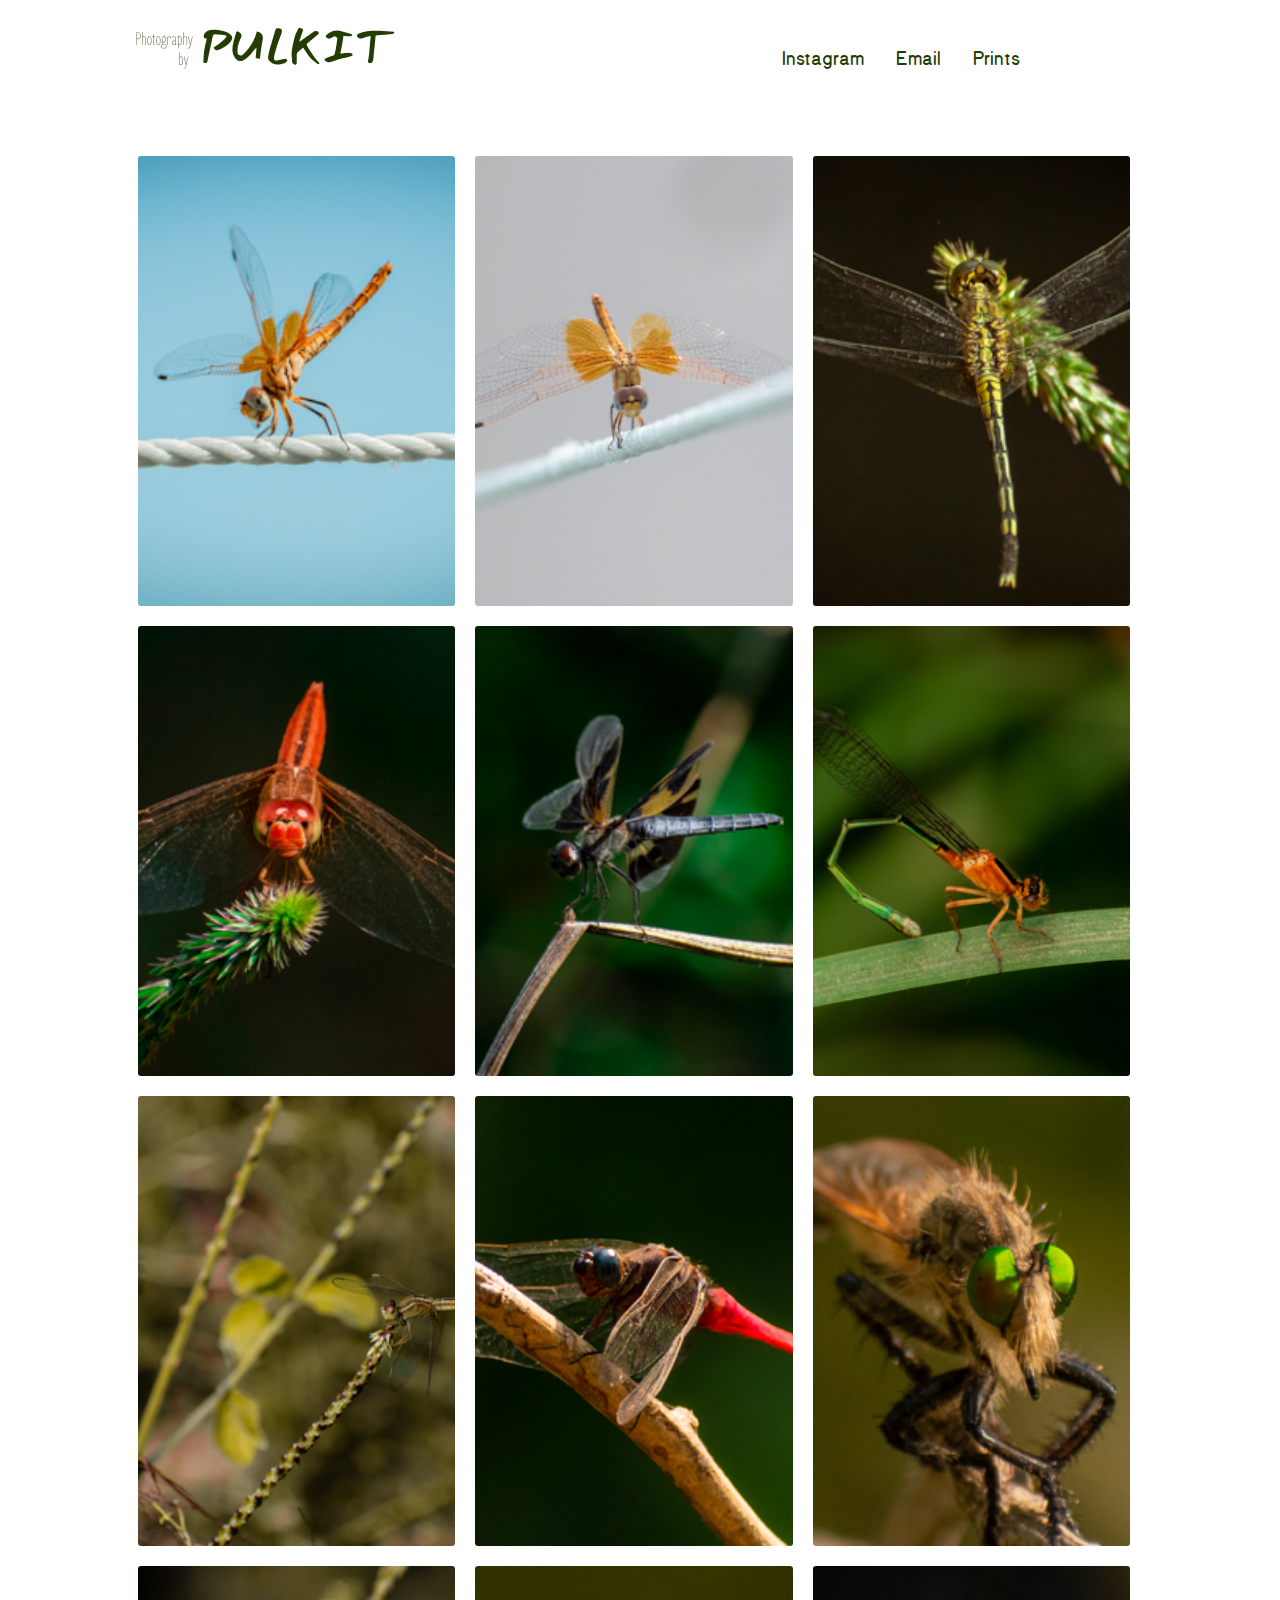
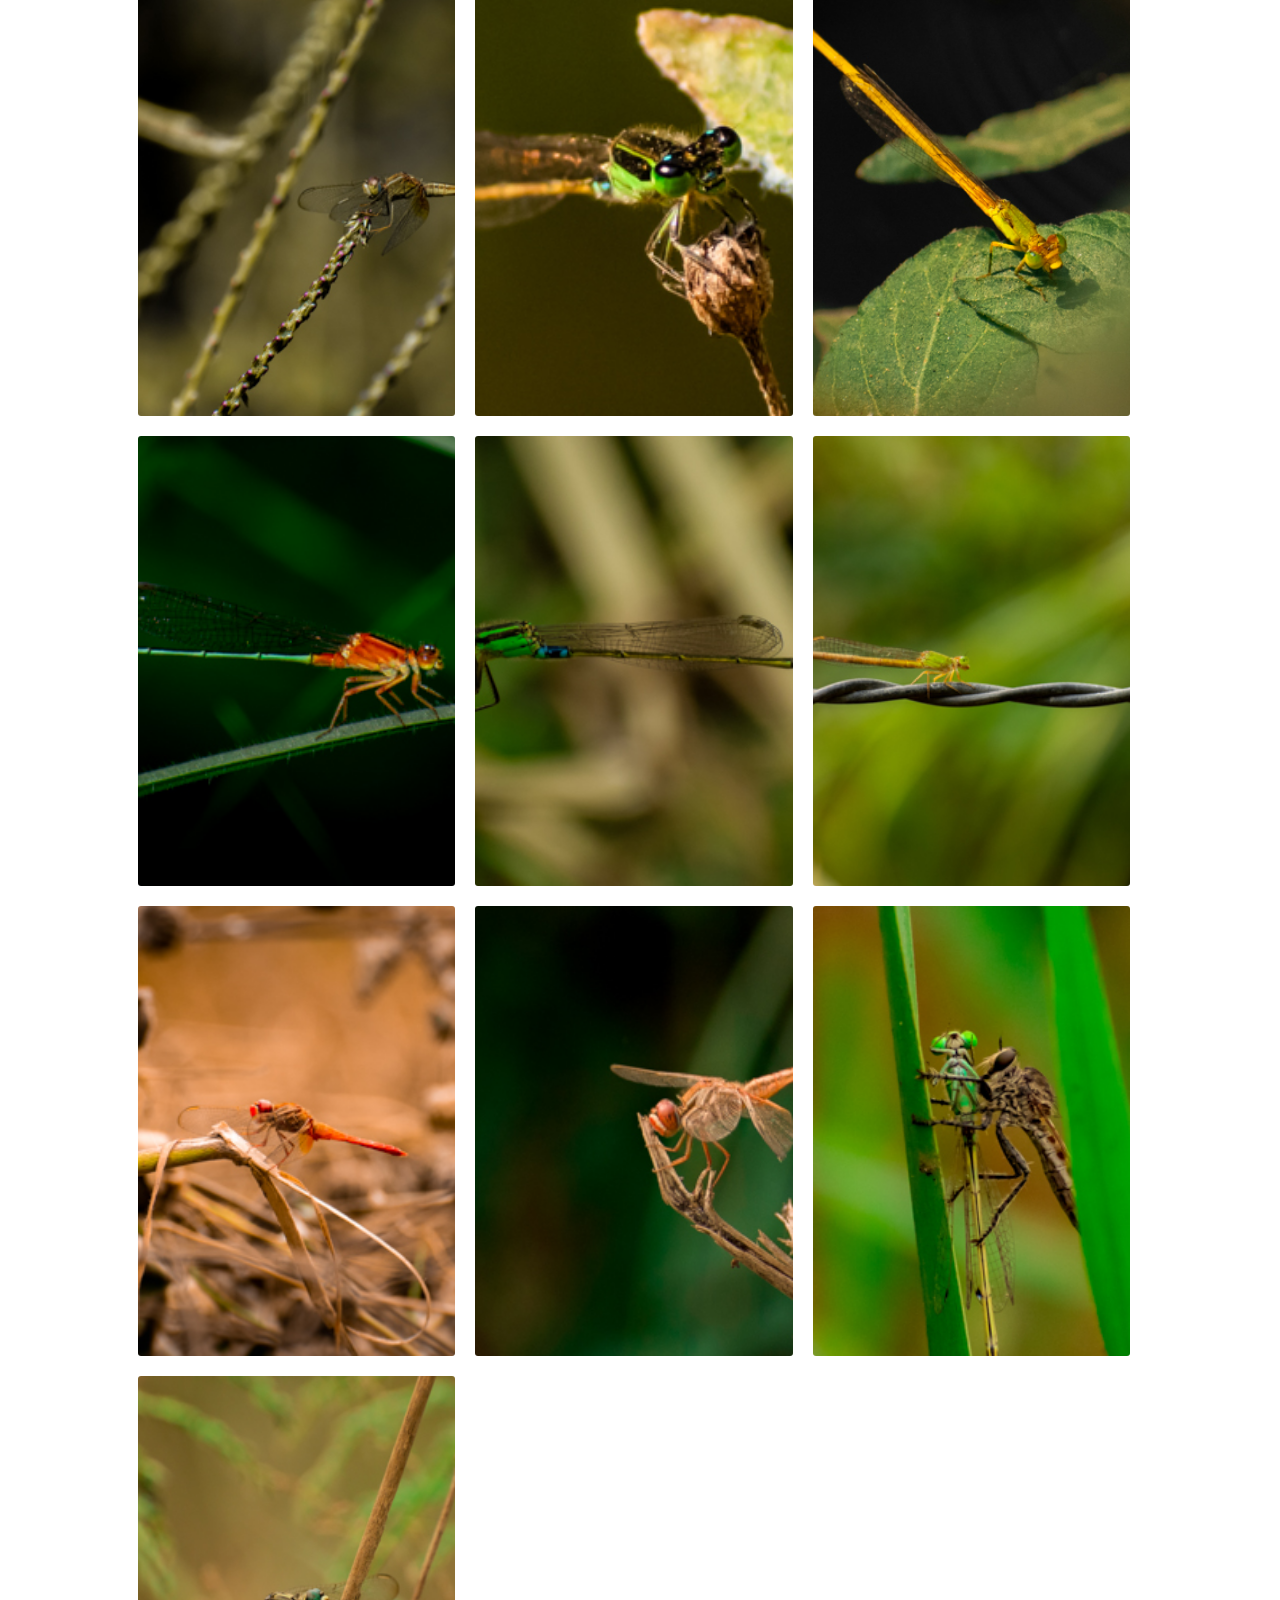
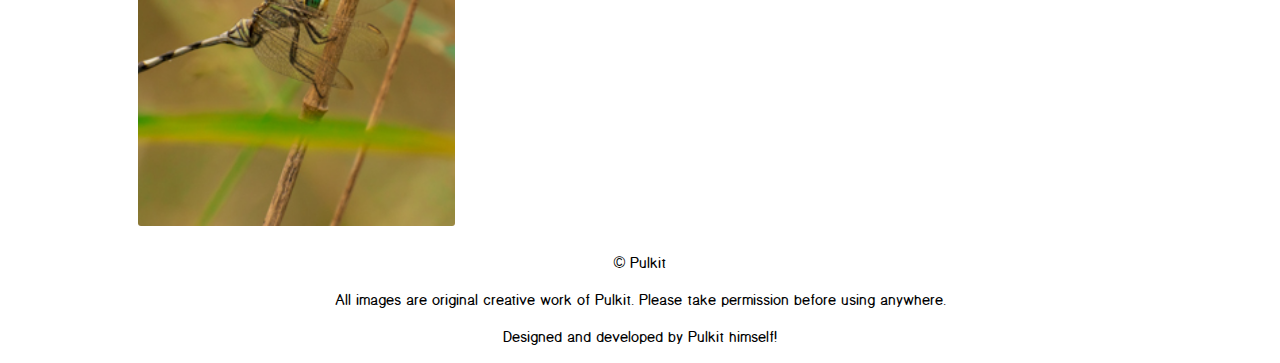
<file: insects/insects.html>
<!DOCTYPE html>
<html>
    <head>
        <title> Birds : Photography by Pulkit </title>
        <meta charset="UTF-8"/>
        <meta name = 'description' content = 'A personal portfolio of nature photography by a photographer based in India named Pulkit'/>
        <meta name = 'keywords' content = 'photography, nature, birds, butterflies, nikon, portfolio, skies, art, photos' />   
        <meta name = 'robots' content = 'nofollow'/>
        <meta http-equiv= 'author' content = 'Pulkit'/>
        <meta name="viewport" content="width=device-width, initial-scale=1.0">
        <link href='../birds/birdstyle.css' type = 'text/css' rel="stylesheet" />
    </head>
    <body>
        <header>
            <div id = 'logo'><a href='../index.html'><img src = '../photography_logo.jpg'/></a></div>
            <nav>
                <ul>
                    <li><a href = 'https://www.instagram.com/onepulkit/' target="_blank">Instagram</a></li>
                    <li><a href = 'mailto: pulkit18rjc@gmail.com' target="_blank">Email</a></li>
                    <li><a href = 'prints.html' target="blank">Prints</a></li>                    
                </ul>  
            </nav>
        </header> 
       <section id='images'>    
            <img src='images/DSC0335.jpg'>
            <img src='images/DSC0347.jpg'>
            <img src='images/DSC0498.jpg'>
            <img src='images/DSC0531.jpg'>
            <img src='images/DSC0567.jpg'>
            <img src='images/Damselfly.jpg'>
            <img src='images/dragonfly.jpg'>
            <img src='images/DSC_0365.jpg'>
            <img src='images/DSC_0369.jpg'>
            <img src='images/DSC_0401.jpg'>
            <img src='images/DSC_0410.jpg'>
            <img src='images/DSC_0418.jpg'>
            <img src='images/DSC_0440.jpg'>
            <img src='images/DSC_0446.jpg'>
            <img src='images/DSC_0447.jpg'>
            <img src='images/DSC_0466.jpg'>
            <img src='images/DSC_0483.jpg'>
            <img src='images/DSC_0582.jpg'>
            <img src='images/DSC_0596.jpg'>
    </section>
        <footer>
            <p>&copy; Pulkit</p>
            <p>All images are original creative work of Pulkit. Please take permission before using anywhere.</p>
            <p>Designed and developed by Pulkit himself!</p> 
        </footer>    
    </body>
</html>
</file>
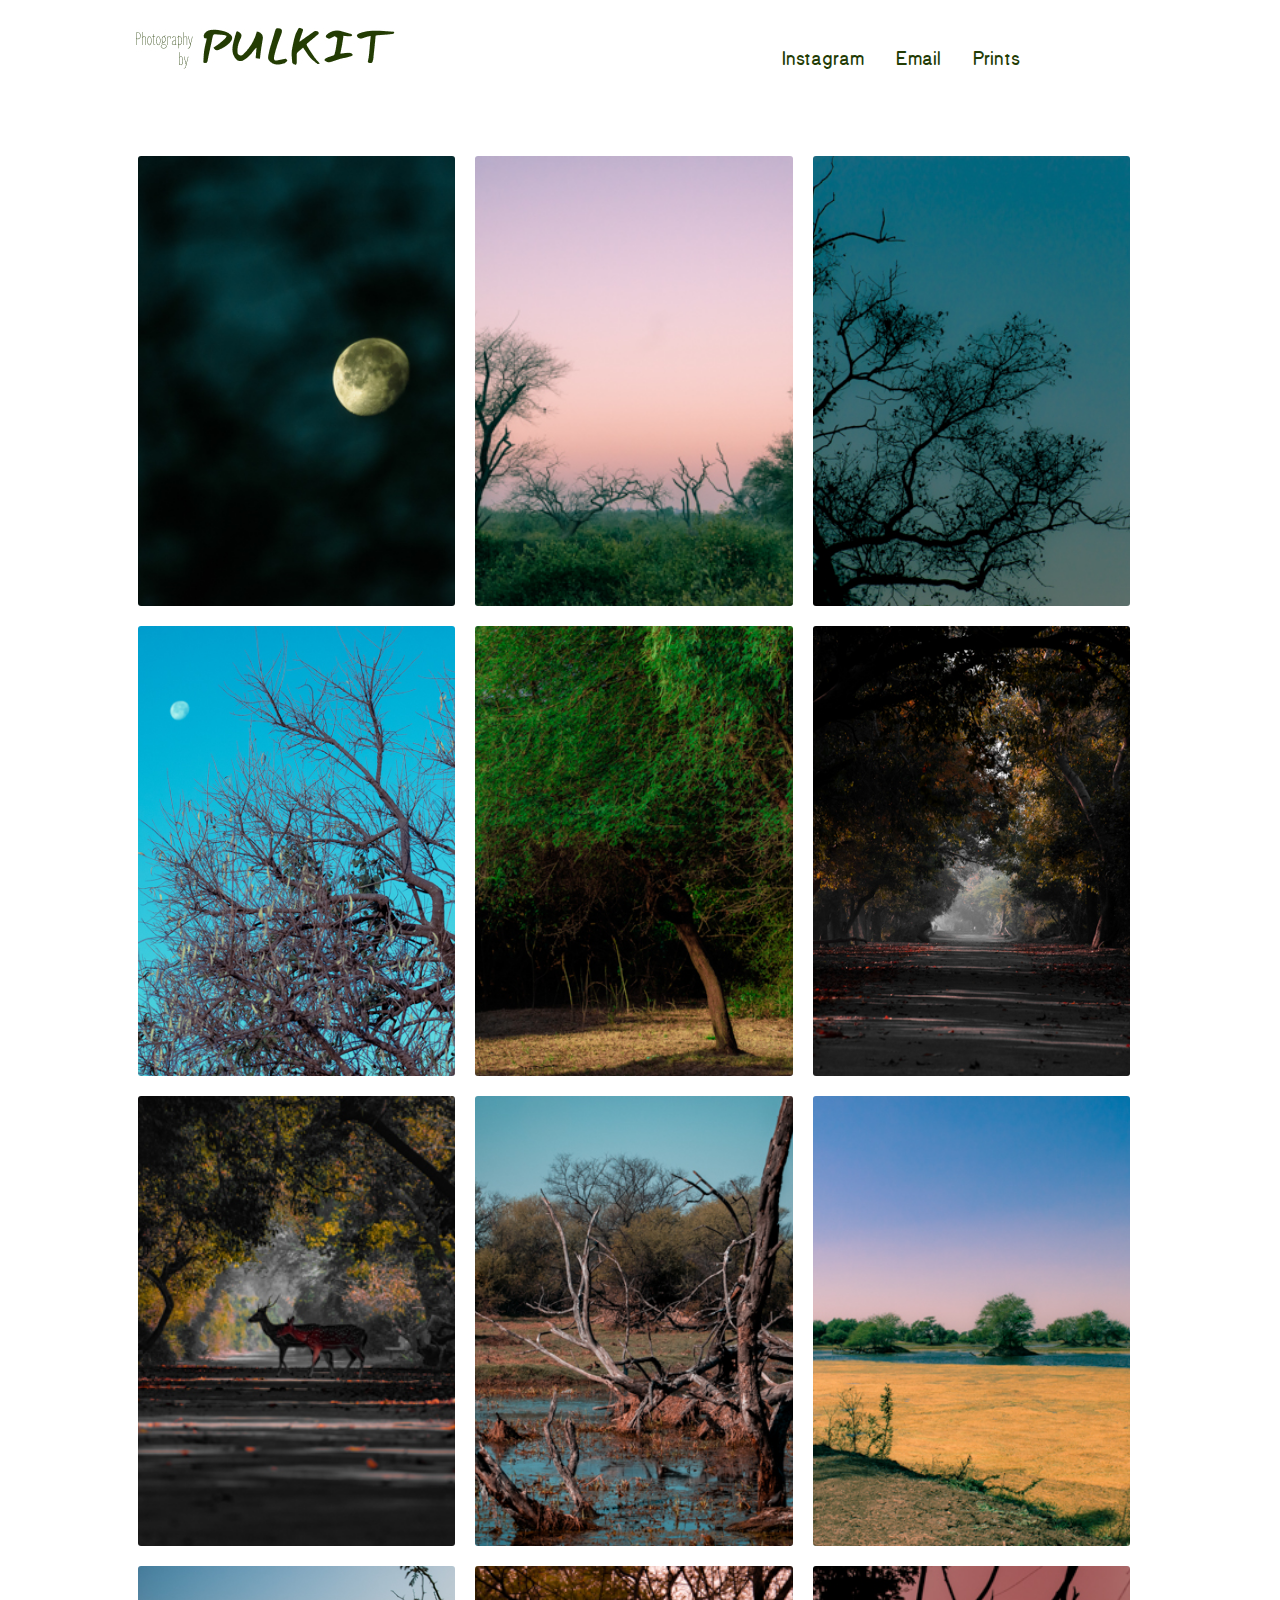
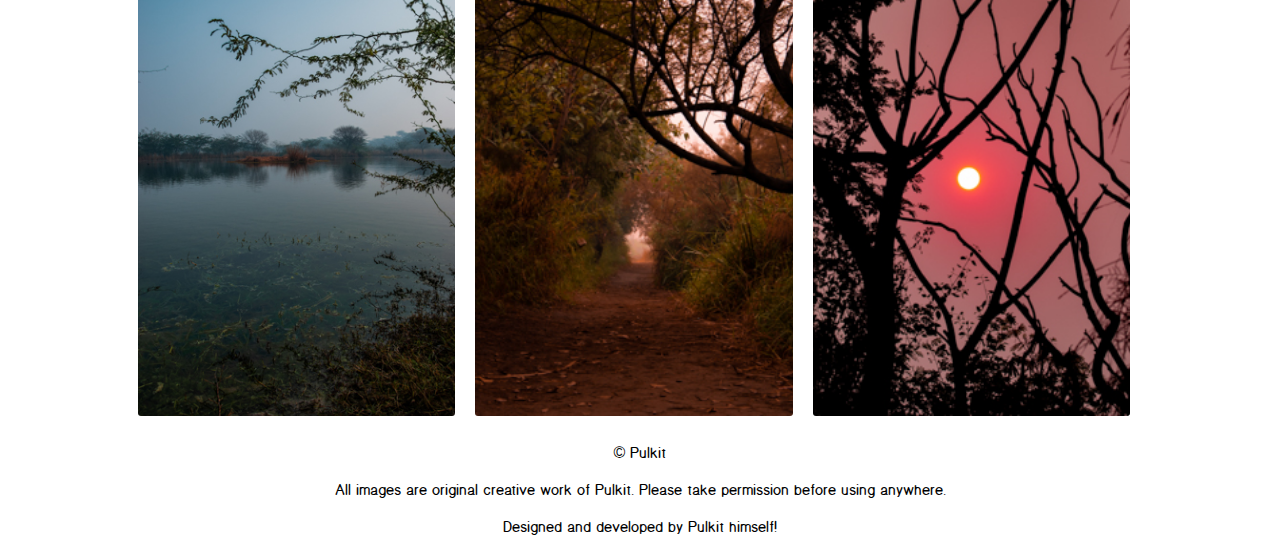
<file: landscapes/landscapes.html>
<!DOCTYPE html>
<html>
    <head>
        <title> Landscapes : Photography by Pulkit </title>
        <meta charset="UTF-8"/>
        <meta name = 'description' content = 'A personal portfolio of nature photography by a photographer based in India named Pulkit'/>
        <meta name = 'keywords' content = 'photography, nature, birds, butterflies, nikon, portfolio, skies, art, photos' />   
        <meta name = 'robots' content = 'nofollow'/>
        <meta http-equiv= 'author' content = 'Pulkit'/>
        <meta name="viewport" content="width=device-width, initial-scale=1.0">
        <link href='../birds/birdstyle.css' type = 'text/css' rel="stylesheet" />
    </head>
    <body>
        <header>
            <div id = 'logo'><a href='../index.html'><img src = '../photography_logo.jpg'/></a></div>
            <nav>
                <ul>
                    <li><a href = 'https://www.instagram.com/onepulkit/' target="_blank">Instagram</a></li>
                    <li><a href = 'mailto: pulkit18rjc@gmail.com' target="_blank">Email</a></li>
                    <li><a href = 'prints.html' target="blank">Prints</a></li>                    
                </ul>  
            </nav>
        </header> 
       <section id='images'>    
            <img src='images/DSC0966.jpg'>
            <img src='images/DSC0976.jpg'>
            <img src='images/DSC0984.jpg'>
            <img src='images/DSC1125.jpg'>
            <img src='images/DSC1186.jpg'>
            <img src='images/DSC1234.jpg'>
            <img src='images/DSC1259.jpg'>
            <img src='images/DSC1488.jpg'>
            <img src='images/DSC1650.jpg'>
            <img src='images/DSC_0036.jpg'>
            <img src='images/DSC_0568.jpg'>
            <img src='images/sunset.jpg'>
        </section>
        <footer>
            <p>&copy; Pulkit</p>
            <p>All images are original creative work of Pulkit. Please take permission before using anywhere.</p>
            <p>Designed and developed by Pulkit himself!</p> 
        </footer>    
    </body>
</html>
</file>
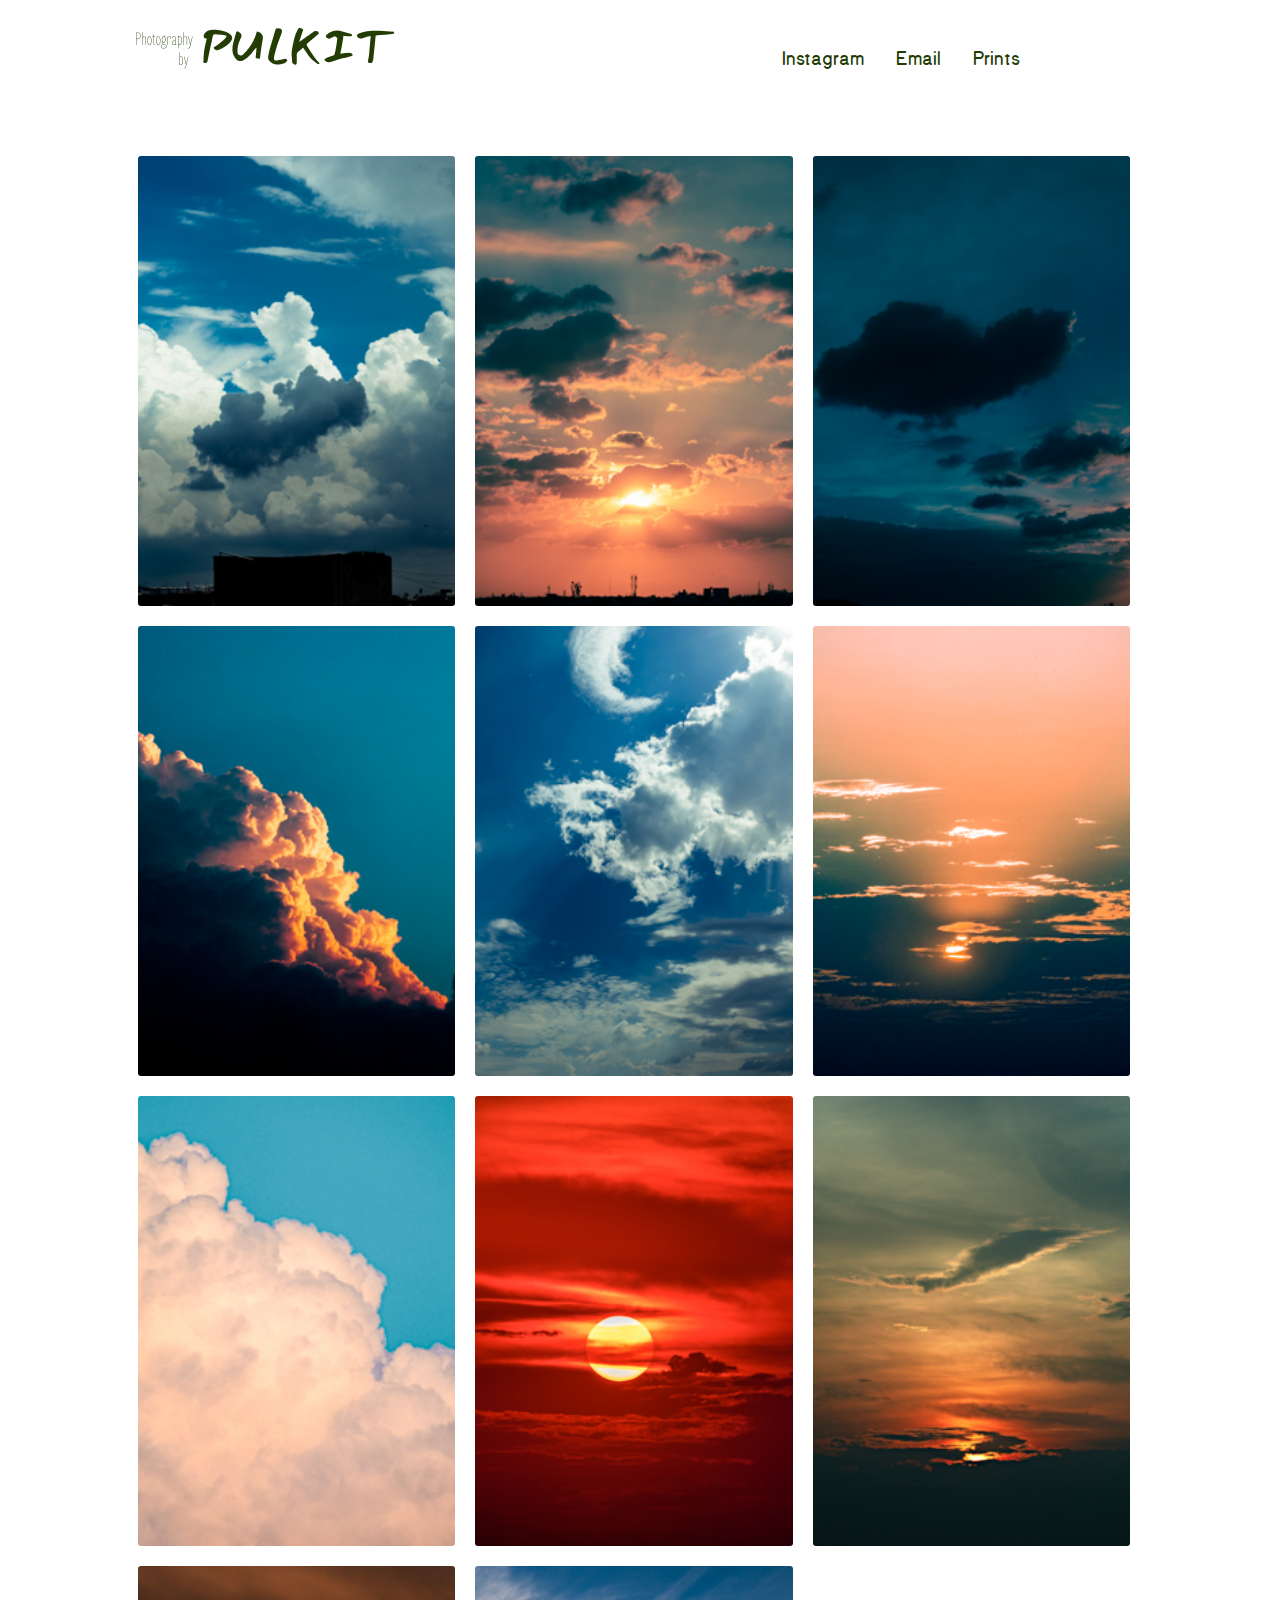
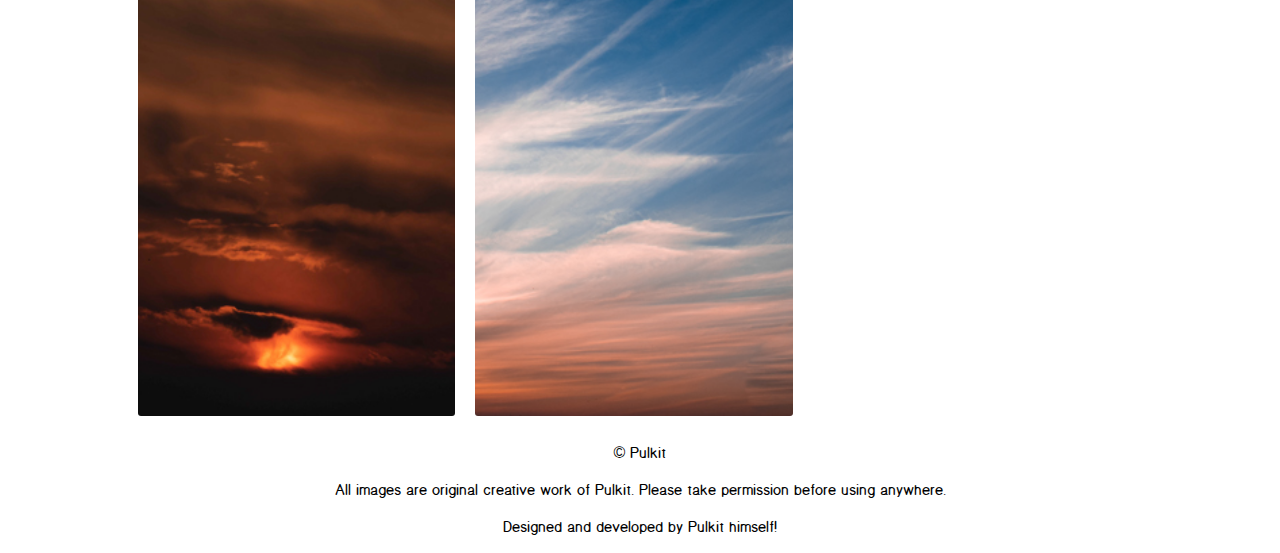
<file: skies/skies.html>
<!DOCTYPE html>
<html>
    <head>
        <title> Skies : Photography by Pulkit </title>
        <meta charset="UTF-8"/>
        <meta name = 'description' content = 'A personal portfolio of nature photography by a photographer based in India named Pulkit'/>
        <meta name = 'keywords' content = 'photography, nature, birds, butterflies, nikon, portfolio, skies, art, photos' />   
        <meta name = 'robots' content = 'nofollow'/>
        <meta http-equiv= 'author' content = 'Pulkit'/>
        <meta name="viewport" content="width=device-width, initial-scale=1.0">
        <link href='../birds/birdstyle.css' type = 'text/css' rel="stylesheet" />
    </head>
    <body>
        <header>
            <div id = 'logo'><a href='../index.html'><img src = '../photography_logo.jpg'/></a></div>
            <nav>
                <ul>
                    <li><a href = 'https://www.instagram.com/onepulkit/' target="_blank">Instagram</a></li>
                    <li><a href = 'mailto: pulkit18rjc@gmail.com' target="_blank">Email</a></li>
                    <li><a href = 'prints.html' target="blank">Prints</a></li>                    
                </ul>  
            </nav>
        </header> 
       <section id='images'>    
            <img src='images/DSC0268.jpg'>
            <img src='images/DSC0374.jpg'>
            <img src='images/DSC0379.jpg'>
            <img src='images/DSC0408.jpg'>
            <img src='images/DSC0416.jpg'>
            <img src='images/DSC_0003.jpg'>
            <img src='images/DSC_0114.jpg'>
            <img src='images/DSC_0126.jpg'>
            <img src='images/DSC_0216.jpg'>
            <img src='images/DSC_0287.jpg'>
            <img src='images/DSC_0603.jpg'>
    </section>
        <footer>
            <p>&copy; Pulkit</p>
            <p>All images are original creative work of Pulkit. Please take permission before using anywhere.</p>
            <p>Designed and developed by Pulkit himself!</p> 
        </footer>    
    </body>
</html>
</file>
<file: style.css>
/*{border: 0.1px solid #000000;}
/*primary:233C04
bg: F6F6F5
secondary:D88728
*/
@font-face {
    font-family: 'national_parkregular';
    src: url('font/nationalpark-regular-webfont.woff2') format('woff2'),
         url('font/nationalpark-regular-webfont.woff') format('woff');
    font-weight: normal;
    font-style: normal;

}

body {
    background-color: #FFFFFF;
    font-family: 'national_parkregular';
}
nav{align-items: center; margin-top:10px;}
nav>ul{ width:85%;display: flex; border-bottom-style:groove; flex-flow: row ; margin:auto; justify-content:space-evenly;}
nav>ul>li{font-size: 16px;list-style-type: none; margin-left: -50px;}
nav>ul>li>a{ color: #233C04;}

#logo{display: flex; justify-content: center; margin:10px;}
#logo>img{width: 40vw; height: auto; padding: 20px;}



#intro{
    display: flex; margin:auto; width:90%; flex-flow:row wrap; margin-top: 5%;
}
#intro>div:nth-child(2){flex:1 ;}
#intro>div:nth-child(1){flex:2 ; text-align:justify;font-size: 18px;padding:2%;}
#profile_image>img{width: 80px; height: 80px; border-radius: 200px;display: block;
    margin:auto; margin-top: 25%; object-fit: cover;}



h4{text-align: center;}

#portfolio{display: flex; flex-flow:row wrap; justify-content: space-around;}
li, p, h3{color: #233C04;}
h3{text-align: center;}
.category{ width:90vw; margin: 5%; border-color:blue; }

.category img{ width:100%; height:80%;object-fit: cover; border-radius: 10px;}
a{text-decoration: none;}



#outro{font-size: 24px; padding: 20px; margin:5%; justify-content: space-around; text-align: justify;}
footer{font-size: 14px; text-align: center;}


@media screen and (min-width: 767px) and (max-width:1000px) {
    
.category{max-width:45vw;margin:0; border-color: red;}
}

@media screen and (min-width:1008px){
    .category{width:20vw;}
    #logo{width: 20vw;}
    header{display: flex;}
    nav{flex:1; display: flex;}
    a{font-size: 24px;}
}
</file>
<file: birds/birdstyle.css>
/*{border: 1px solid #000000;}
*/


@font-face {
    font-family: 'national_parkregular';
    src: url('../font/nationalpark-regular-webfont.woff2') format('woff2'),
         url('../font/nationalpark-regular-webfont.woff') format('woff');
    font-weight: normal;
    font-style: normal;

}

body {
    background-color: #FFFFFF;
    font-family: 'national_parkregular', sans-serif;
}
nav{align-items: center; margin-top:10px;}
nav>ul{ width:85%;display: flex; border-bottom-style:groove; flex-flow: row ; margin:auto; justify-content:space-around;}
nav>ul>li{font-size: 16px;list-style-type: none; margin-left: -50px; ;}
nav>ul>li>a{ color: #233C04; text-decoration: none;}

#logo{display: flex; justify-content: center; margin:10px;}
#logo>img{width: 40vw; height: auto; padding: 20px;}

section{    
    list-style-type: none;
    display:flex;
    flex-flow:row wrap;
    margin:10px 0;
    margin-top:5%;
    padding:0;
}
section img{
    min-height: 50vh;
    display: block;
    flex-grow: 1;
    max-width: 95%;
    object-fit:cover;
    margin: 10px;
    border-radius: 3px;
}


@media screen and (min-width: 767px) and (max-width:1000px) {
    section img{height: 60vh; max-width:45vw; flex-grow:1;}
}

@media screen and (min-width:1008px){
    nav{margin-top:10px; margin-left:25%;}
    nav>ul{ width:55%; border-bottom-style: none;}
    body{max-width:80vw; margin:10px auto;}
    section img{max-width:31%; height: 40vh;}
    #logo{width: 20vw;}
    header{display: flex;}
    nav{flex:1; display: flex;}
    a{font-size: 20px;}
    footer{text-align: center;}    
}
</file>
<file: font/stylesheet.css>
/*! Generated by Font Squirrel (https://www.fontsquirrel.com) on July 6, 2021 */



@font-face {
    font-family: 'national_parkregular';
    src: url('nationalpark-regular-webfont.woff2') format('woff2'),
         url('nationalpark-regular-webfont.woff') format('woff');
    font-weight: normal;
    font-style: normal;

}
</file>
<file: font/specimen_files/specimen_stylesheet.css>
@import url('grid_12-825-55-15.css');

/*  
	CSS Reset by Eric Meyer - Released under Public Domain
    http://meyerweb.com/eric/tools/css/reset/
*/
html, body, div, span, applet, object, iframe,
h1, h2, h3, h4, h5, h6, p, blockquote, pre,
a, abbr, acronym, address, big, cite, code,
del, dfn, em, font, img, ins, kbd, q, s, samp,
small, strike, strong, sub, sup, tt, var,
b, u, i, center, dl, dt, dd, ol, ul, li,
fieldset, form, label, legend, table, 
caption, tbody, tfoot, thead, tr, th, td 
                  {margin: 0;padding: 0;border: 0;outline: 0;
                  font-size: 100%;vertical-align: baseline;
                  background: transparent;}
body              {line-height: 1;}
ol, ul            {list-style: none;}
blockquote, q     {quotes: none;}
blockquote:before, blockquote:after,
q:before, q:after {content: '';	content: none;}
:focus            {outline: 0;}
ins               {text-decoration: none;}
del               {text-decoration: line-through;}
table             {border-collapse: collapse;border-spacing: 0;}




body {
	color: #000;
	background-color: #dcdcdc;
}

a {
	text-decoration: none;
	color: #1883ba;
}

h1{
	font-size: 32px;
	font-weight: normal;
	font-style: normal;
	margin-bottom: 18px;
}

h2{
	font-size: 18px;
}

#container {
	width: 865px;
	margin: 0px auto;
}


#header {
	padding: 20px;
	font-size: 36px;
	background-color: #000;
	color: #fff;
}

#header span {
	color: #666;
}
#main_content {
	background-color: #fff;
	padding: 60px 20px 20px;
}


#footer p {
	margin: 0;
	padding-top: 10px;
	padding-bottom: 50px;
	color: #333;
	font: 10px Arial, sans-serif;
}

.tabs {
	width: 100%;
	height: 31px;
	background-color: #444;
}
.tabs li {
	float:  left;
	margin: 0;
	overflow: hidden;
	background-color: #444;
}
.tabs li a {
	display: block;
	color: #fff;
	text-decoration: none;
	font: bold 11px/11px 'Arial';
	text-transform: uppercase;
	padding: 10px 15px;
	border-right: 1px solid #fff;
}

.tabs li a:hover {
		background-color: #00b3ff;

}

.tabs li.active a {
	color:  #000;
	background-color: #fff;
}



div.huge {
	
	font-size: 300px;
	line-height: 1em;
	padding: 0;
	letter-spacing: -.02em;
	overflow: hidden;
}
div.glyph_range {
	font-size: 72px;
	line-height: 1.1em;
}

.size10{ font-size: 10px; }
.size11{ font-size: 11px; }
.size12{ font-size: 12px; }
.size13{ font-size: 13px; }
.size14{ font-size: 14px; }
.size16{ font-size: 16px; }
.size18{ font-size: 18px; }
.size20{ font-size: 20px; }
.size24{ font-size: 24px; }
.size30{ font-size: 30px; }
.size36{ font-size: 36px; }
.size48{ font-size: 48px; }
.size60{ font-size: 60px; }
.size72{ font-size: 72px; }
.size90{ font-size: 90px; }


.psample_row1 {	height: 120px;}
.psample_row1 {	height: 120px;}
.psample_row2 {	height: 160px;}
.psample_row3 {	height: 160px;}
.psample_row4 {	height: 160px;}

.psample {
	overflow: hidden;
	position: relative;
}
.psample p {
	line-height: 1.3em;
	display: block;
	overflow: hidden;
	margin: 0;
}

.psample span {
	margin-right: .5em;
}

.white_blend {
	width: 100%;
	height: 61px;
	background-image: url([data-uri]);
	position: absolute;
	bottom: 0;
}
.black_blend {
	width: 100%;
	height: 61px;
	background-image: url([data-uri]);
	position: absolute;
	bottom: 0;
}
.fullreverse {
	background:  #000 !important;
	color:  #fff !important;
	margin-left: -20px;
	padding-left: 20px;
	margin-right: -20px;
	padding-right: 20px;
	padding: 20px;
	margin-bottom:0;
}


.sample_table td {
	padding-top: 3px;
	padding-bottom:5px;
	padding-left: 5px;
	vertical-align: middle;
	line-height: 1.2em;
}

.sample_table td:first-child {
	background-color: #eee;
	text-align: right;
	padding-right: 5px;
	padding-left: 0;
	padding: 5px;
	font: 11px/12px "Courier New", Courier, mono;
}

code {
	white-space: pre;
	background-color: #eee;
	display: block;
	padding: 10px;
	margin-bottom: 18px;
	overflow: auto;
}


.bottom,.last 	{margin-bottom:0 !important; padding-bottom:0 !important;}

.box  { 
  padding: 18px; 
  margin-bottom: 18px; 
  background: #eee; 
}

.reverse,.reversed { background:  #000 !important;color:  #fff !important; border: none !important;}

#bodycomparison {
	position: relative;
	overflow: hidden;
	font-size: 72px;
	height: 90px;
	white-space: nowrap;
}

#bodycomparison div{
	font-size: 72px;
	line-height: 90px;
	display: inline;
	margin: 0 15px 0 0;
	padding: 0;
}

#bodycomparison div span{
	font: 10px Arial;
	position: absolute;
	left: 0;
}
#xheight {
	float: none;
	position: absolute;
	color: #d9f3ff;
	font-size: 72px;
	line-height: 90px;
}

.fontbody {
 position: relative;
}
.arialbody{
	font-family: Arial;
	position: relative;
}
.verdanabody{
	font-family: Verdana;
	position: relative;
}
.georgiabody{
	font-family: Georgia;
	position: relative;
}

/* @group Layout page
 */

#layout h1 {
	font-size: 36px;
	line-height: 42px;
	font-weight: normal;
	font-style: normal;
}

#layout h2 {
	font-size: 24px;
	line-height: 23px;
	font-weight: normal;
	font-style: normal;
}

#layout h3 {
	font-size: 22px;
	line-height: 1.4em;
	margin-top: 1em;
	font-weight: normal;
	font-style: normal;
}


#layout p.byline {
	font-size: 12px;
	margin-top: 18px;
	line-height: 12px;
	margin-bottom: 0;
}
#layout p {
	font-size: 14px;
	line-height: 21px;
	margin-bottom: .5em;
}

#layout p.large{
	font-size: 18px;
	line-height: 26px;
}

#layout .sidebar p{
	font-size: 12px;
	line-height: 1.4em;
}

#layout p.caption {
	font-size: 10px;
	margin-top: -16px;
	margin-bottom: 18px;
}

/* @end */

/* @group Glyphs */

#glyph_chart div{
	background-color: #d9f3ff;
	color: black;
	float: left;
	font-size: 36px;
	height: 1.2em;
	line-height: 1.2em;
	margin-bottom: 1px;
	margin-right: 1px;
	text-align: center;
	width: 1.2em;
	position: relative;
	padding: .6em .2em .2em;
}

#glyph_chart div p {
	position: absolute;
	left: 0;
	top: 0;
	display: block;
	text-align: center;
	font: bold 9px Arial, sans-serif;
	background-color: #3a768f;
	width: 100%;
	color: #fff;
	padding: 2px 0;
}


#glyphs h1 {
	font-family: Arial, sans-serif;
}
/* @end */

/* @group Installing */

#installing {
	font: 13px Arial, sans-serif;
}

#installing p,
#glyphs p{
	line-height: 1.2em;
	margin-bottom: 18px;
	font: 13px Arial, sans-serif;
}



#installing h3{
	font-size: 15px;
	margin-top: 18px;
}

/* @end */

#rendering h1 {
	font-family: Arial, sans-serif;
}
.render_table td {
	font: 11px "Courier New", Courier, mono;
	vertical-align: middle;
}
</file>
